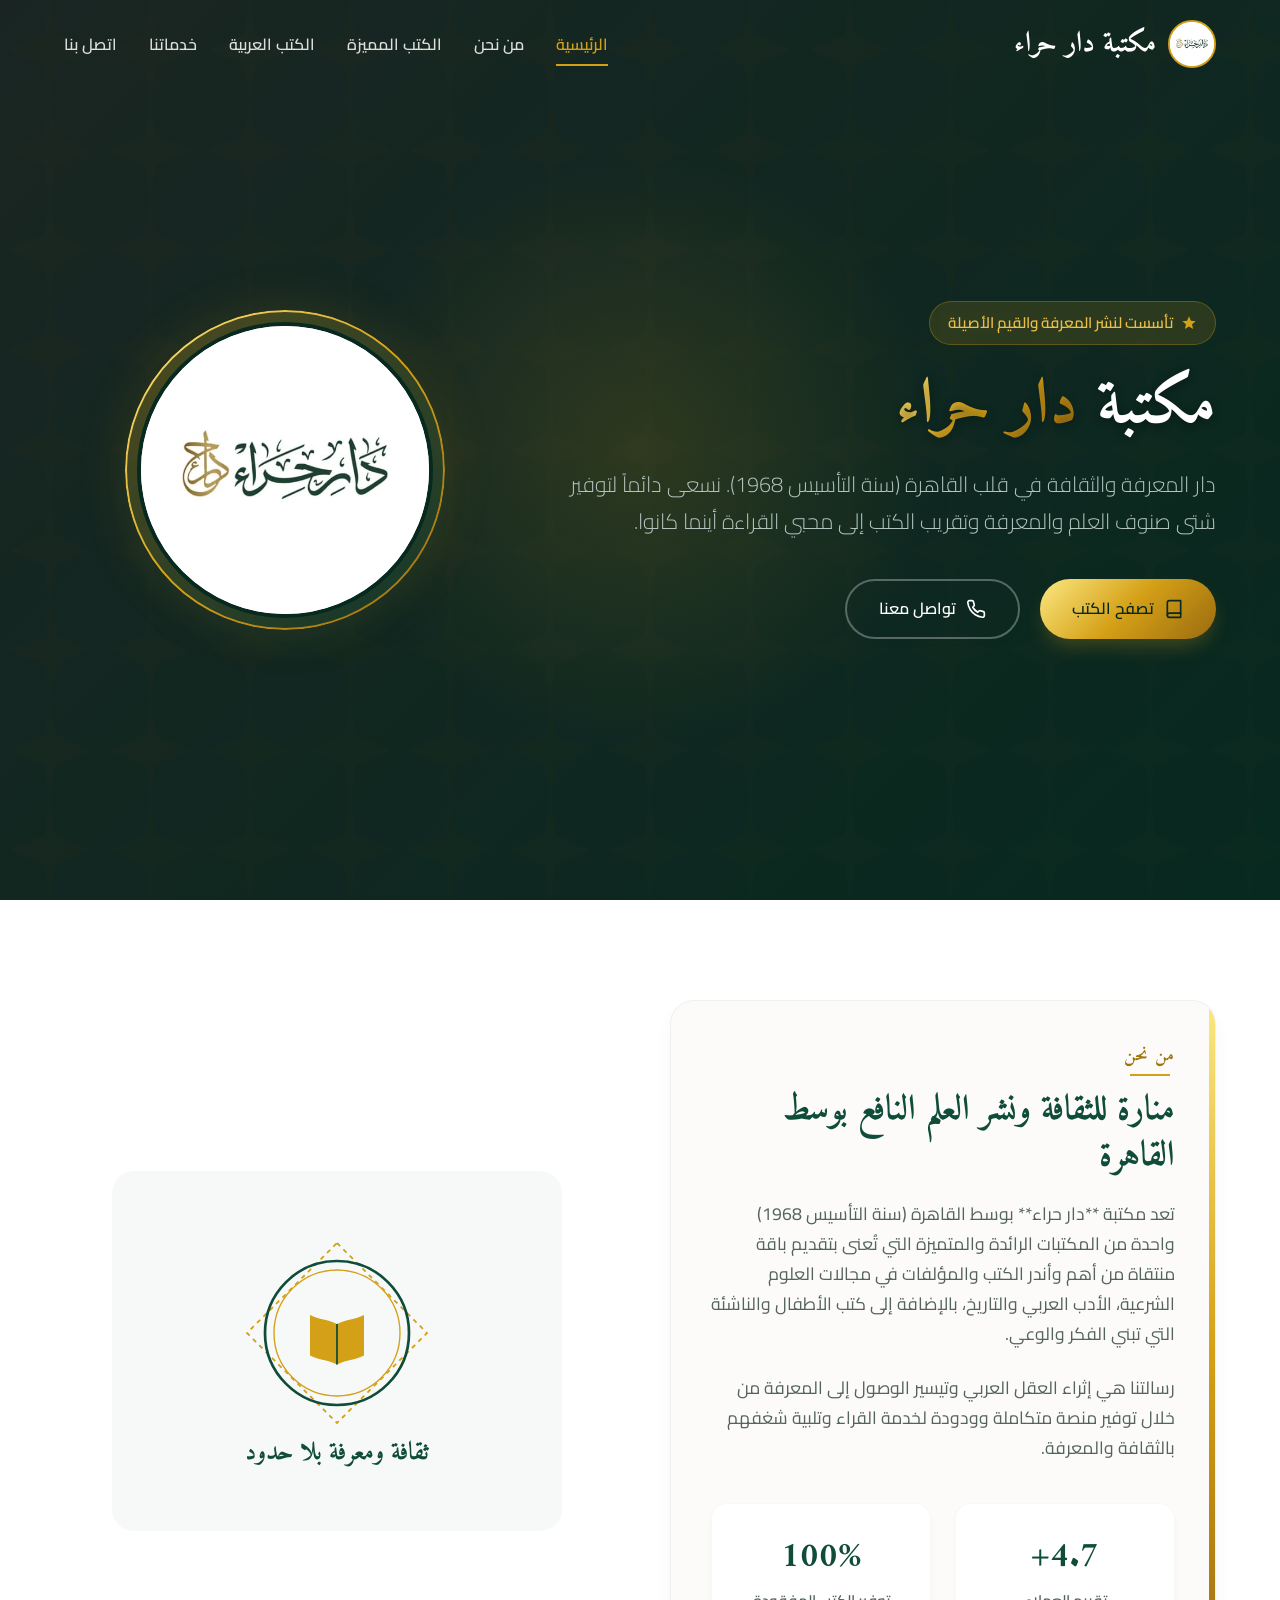
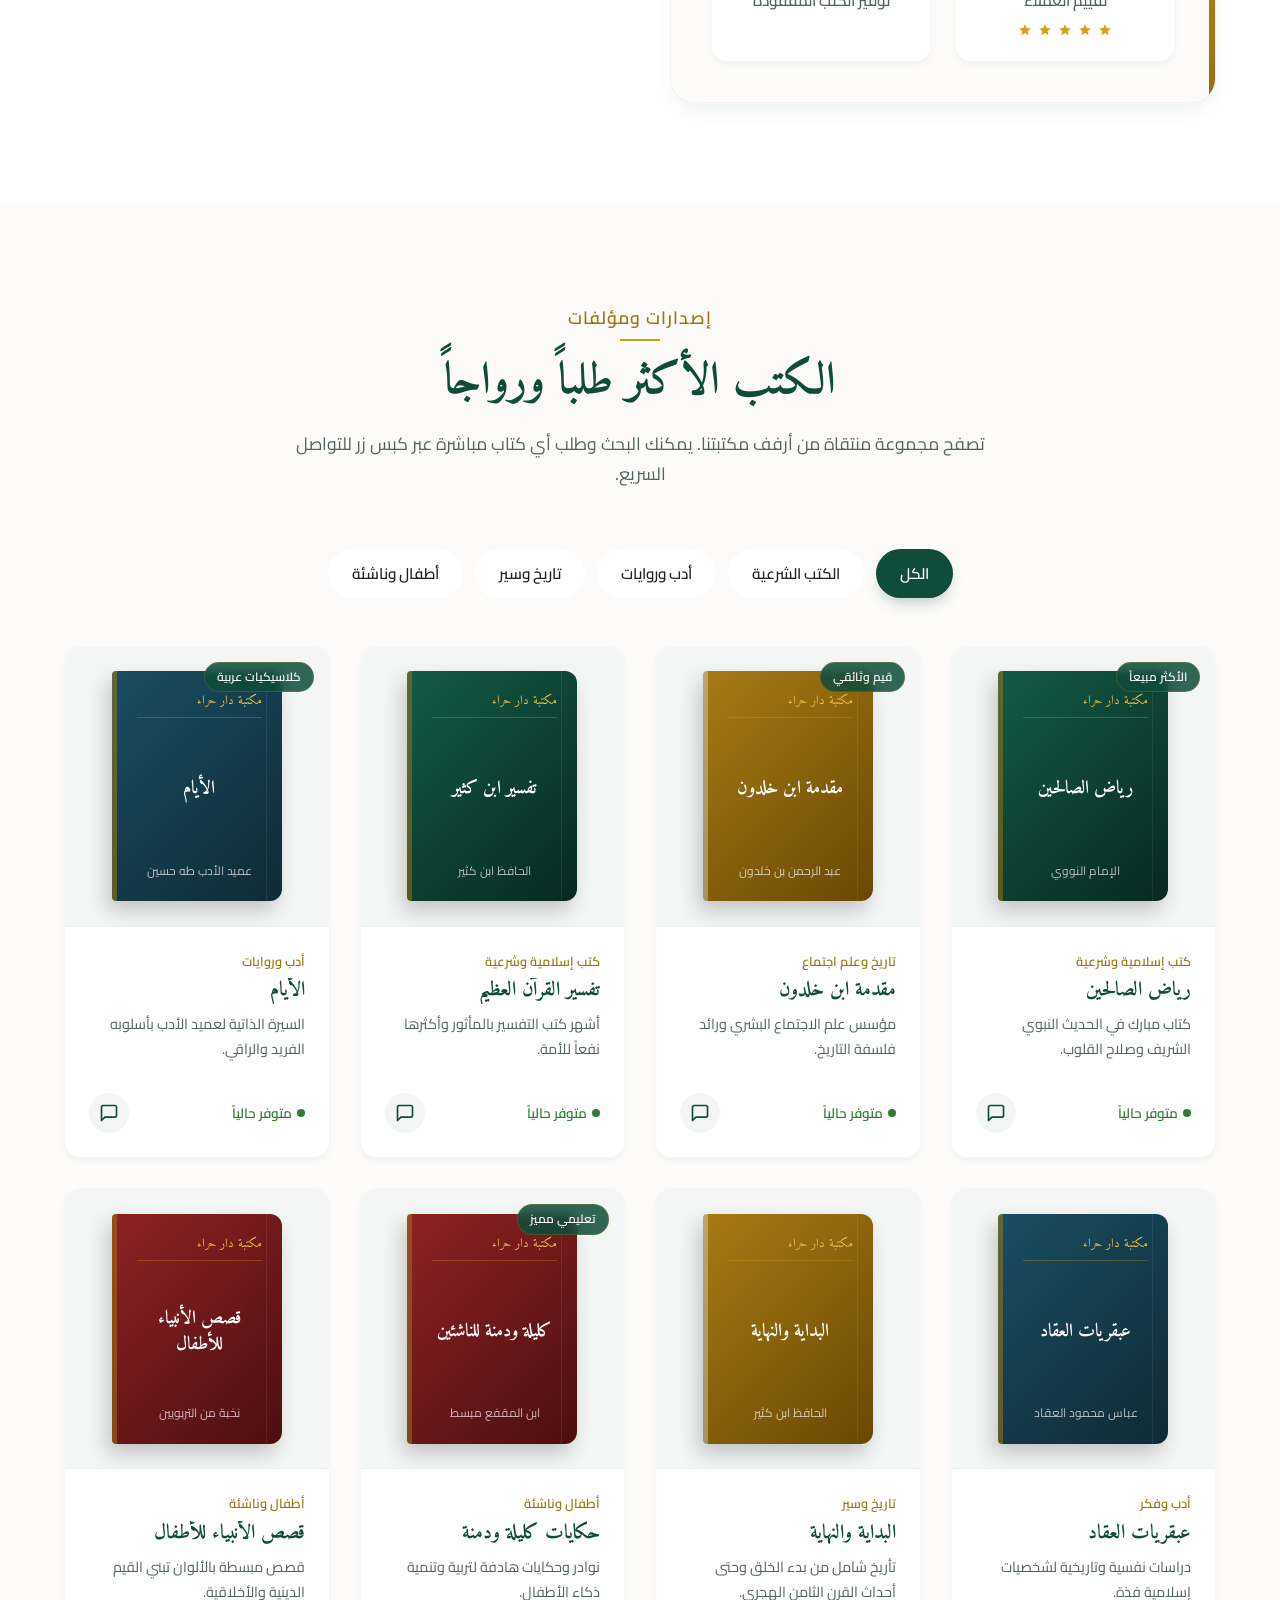
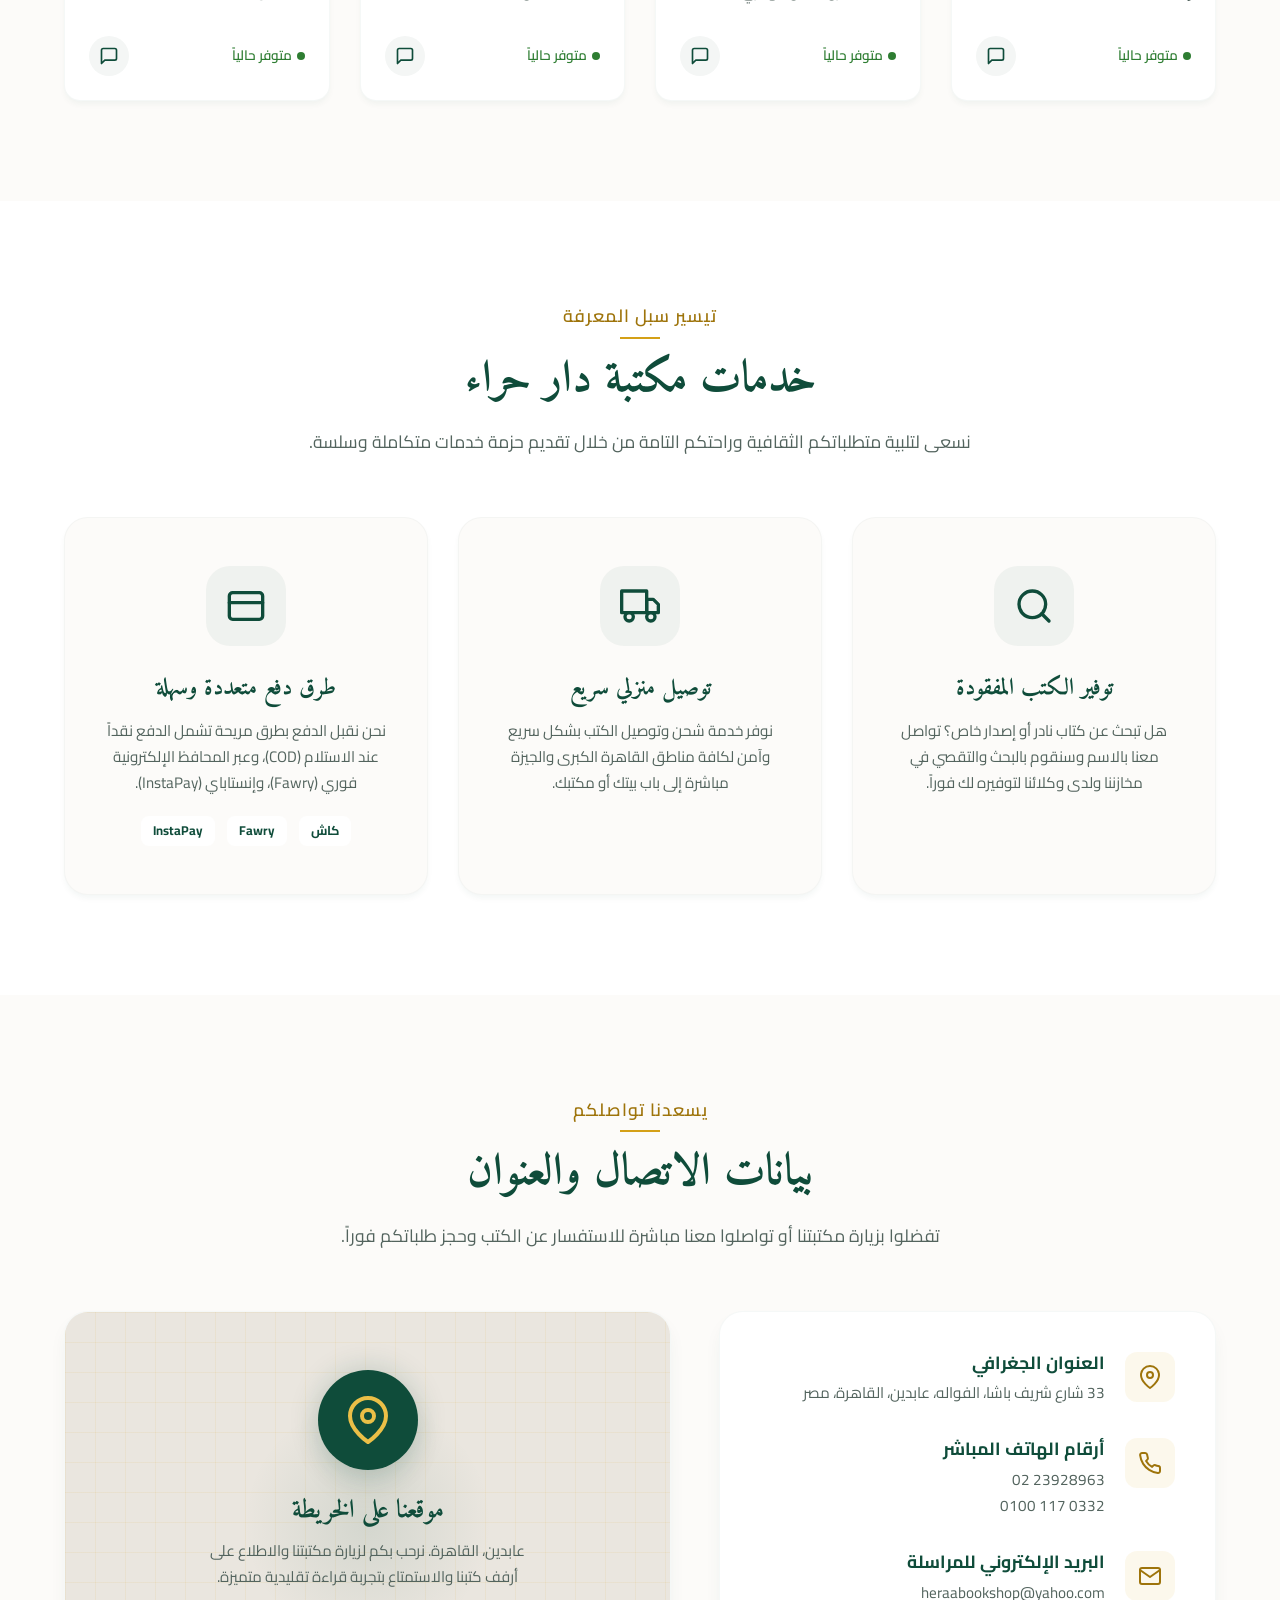
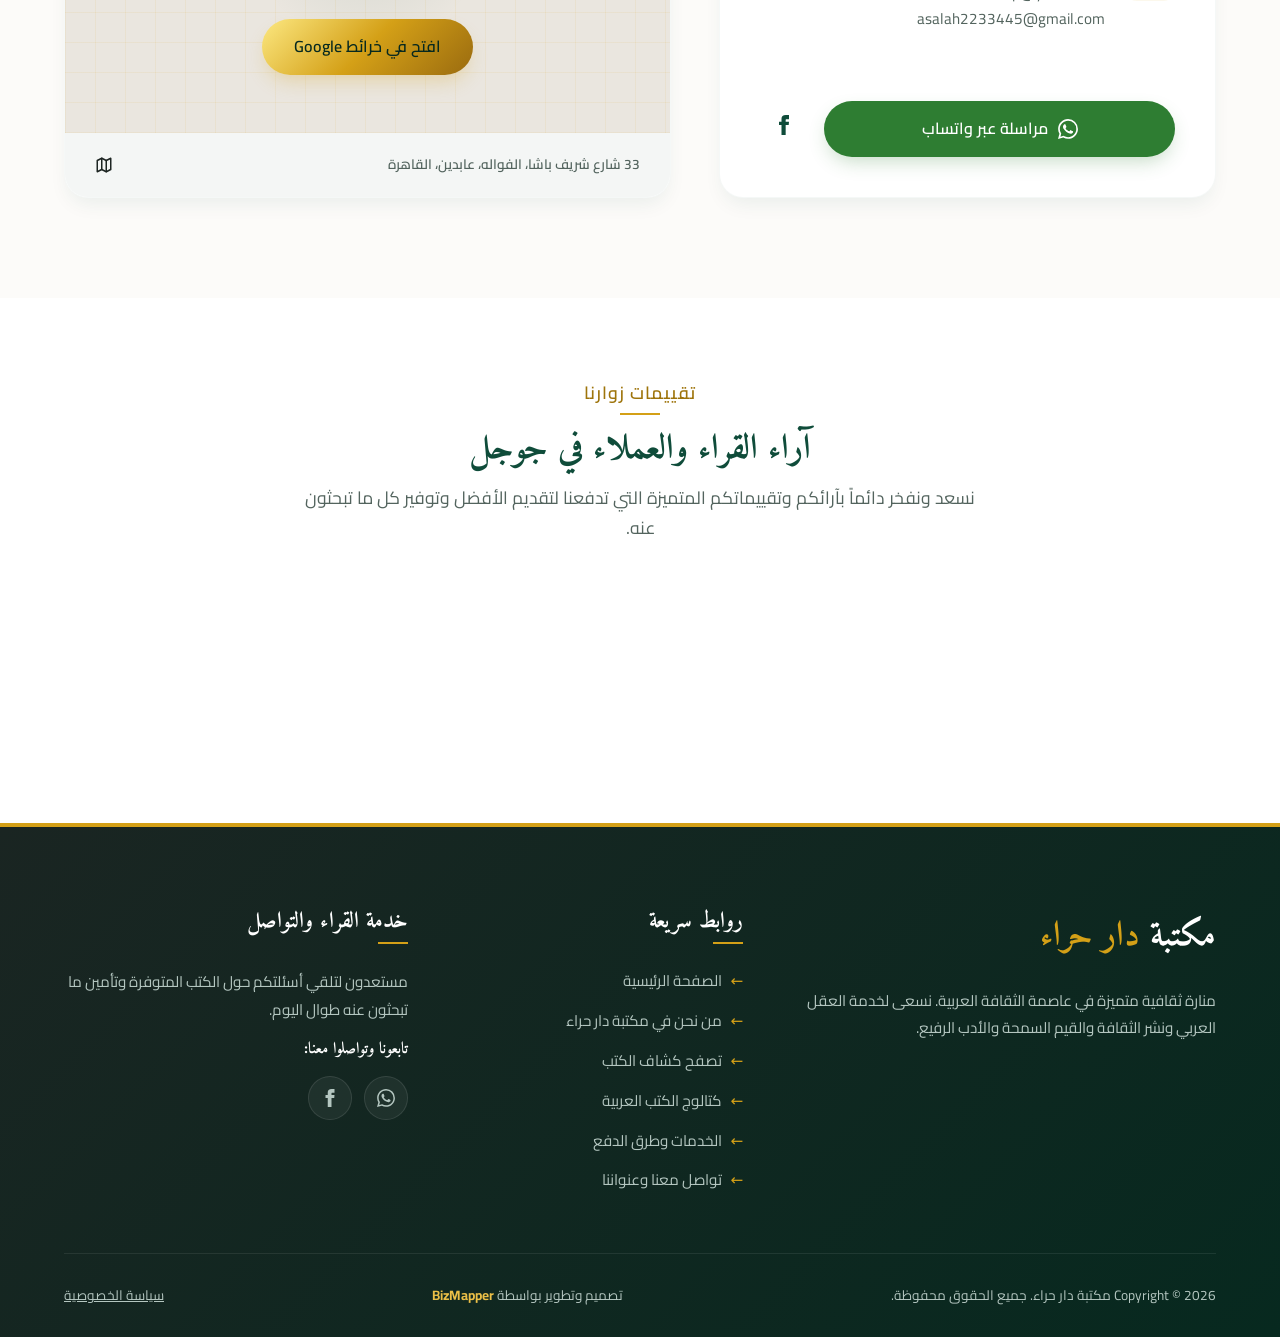
<file: index.html>
<!DOCTYPE html>
<html lang="ar" dir="rtl">
<head>
  <meta charset="UTF-8">
  <meta name="viewport" content="width=device-width, initial-scale=1.0">
  
  <!-- تحسينات محركات البحث الأساسية (Core SEO Meta Tags) -->
  <title>مكتبة دار حراء | دار المعرفة والثقافة في قلب القاهرة</title>
  <link rel="canonical" href="https://dar-hara-bookshop.github.io/" />
  <meta name="description" content="مكتبة دار حراء بالقاهرة - وجهتكم الثقافية الأولى للحصول على أفضل الكتب الإسلامية، الأدبية، التاريخية وكتب الأطفال. نوفر خدمات البحث وتوفير الكتب والتوصيل داخل القاهرة والدفع عبر فوري وإنستاباي.">
  <meta name="keywords" content="مكتبة دار حراء, مكتبات القاهرة, كتب إسلامية, روايات عربية, كتب تاريخ, كتب أطفال, وسط البلد عابدين, توفير كتب, توصيل كتب القاهرة">
  <meta name="author" content="BizMapper">
  <meta name="robots" content="index, follow">
  
  <!-- روابط الأيقونة المفضلة (Favicons) -->
  <link rel="icon" type="image/svg+xml" href="favicon.svg">
  <link rel="apple-touch-icon" href="favicon.svg">
  
  <!-- روابط مواقع التواصل الاجتماعي (Open Graph / Facebook Meta Tags) -->
  <meta property="og:type" content="website">
  <meta property="og:title" content="مكتبة دار حراء | دار المعرفة والثقافة في قلب القاهرة">
  <meta property="og:description" content="تصفح واطلب أفضل الكتب الإسلامية والتاريخية والأدبية من مكتبة دار حراء العريقة بوسط القاهرة. تقييم ممتاز 4.7+ وخدمة توصيل سريعة.">
  <meta property="og:image" content="Dar-Hara-Logo-new.jpeg">
  <meta property="og:url" content="https://dar-hara-bookshop.github.io/">
  <meta property="og:site_name" content="مكتبة دار حراء">
  <meta property="og:locale" content="ar_EG">
  
  <!-- روابط Twitter Meta Tags -->
  <meta name="twitter:card" content="summary_large_image">
  <meta name="twitter:title" content="مكتبة دار حراء | دار المعرفة والثقافة في قلب القاهرة">
  <meta name="twitter:description" content="تصفح واطلب أفضل الكتب من مكتبة دار حراء العريقة بالقاهرة. خدمة التوصيل وتوفير الكتب النادرة متوفرة الآن.">
  <meta name="twitter:image" content="Dar-Hara-Logo-new.jpeg">
  
  <!-- ربط ملفات التنسيق المخصصة -->
  <link rel="stylesheet" href="assets/css/style.css">
  
  <!-- البيانات المهيكلة لمحركات البحث (Schema.org JSON-LD LocalBusiness & BookStore) -->
  <script type="application/ld+json">
  {
    "@context": "https://schema.org",
    "@graph": [
      {
        "@type": "BookStore",
        "@id": "https://dar-hara-bookshop.github.io/#bookstore",
        "name": "مكتبة دار حراء",
        "alternateName": "Dar Hara Bookshop",
        "image": "https://dar-hara-bookshop.github.io/Dar-Hara-Logo-new.jpeg",
        "description": "مكتبة دار المعرفة والثقافة بوسط القاهرة، مصر. متخصصة في الكتب الإسلامية، التاريخ، الأدب العربي، وكتب الأطفال.",
        "url": "https://dar-hara-bookshop.github.io/",
        "telephone": "+20223928963",
        "priceRange": "$$",
        "address": {
          "@type": "PostalAddress",
          "streetAddress": "33 شارع شريف باشا، الفواله، عابدين",
          "addressLocality": "القاهرة",
          "addressRegion": "القاهرة",
          "postalCode": "11511",
          "addressCountry": "EG"
        },
        "geo": {
          "@type": "GeoCoordinates",
          "latitude": "30.0478",
          "longitude": "31.2436"
        },
        "openingHoursSpecification": {
          "@type": "OpeningHoursSpecification",
          "dayOfWeek": [
            "Monday",
            "Tuesday",
            "Wednesday",
            "Thursday",
            "Saturday",
            "Sunday"
          ],
          "opens": "09:00",
          "closes": "22:00"
        },
        "sameAs": [
          "https://www.facebook.com/profile.php?id=100063673583461"
        ],
        "aggregateRating": {
          "@type": "AggregateRating",
          "ratingValue": "4.7",
          "reviewCount": "184"
        }
      },
      {
        "@type": "WebSite",
        "@id": "https://dar-hara-bookshop.github.io/#website",
        "url": "https://dar-hara-bookshop.github.io/",
        "name": "مكتبة دار حراء",
        "publisher": {
          "@id": "https://dar-hara-bookshop.github.io/#bookstore"
        }
      }
    ]
  }
  </script>
</head>
<body>

  <!-- مؤشر القراءة العلوي -->
  <div id="scroll-indicator" aria-hidden="true"></div>

  <!-- الهيدر والنافبار اللاصق -->
  <header class="header" id="main-header">
    <div class="container nav-container">
      
      <!-- شعار واسم المكتبة -->
      <a href="#hero" class="logo-wrapper" aria-label="مكتبة دار حراء - الصفحة الرئيسية">
        <img src="Dar-Hara-Logo-new.jpeg" alt="شعار مكتبة دار حراء" class="logo-img" width="48" height="48">
        <span class="logo-text">مكتبة دار حراء</span>
      </a>
      
      <!-- قائمة التنقل لسطح المكتب -->
      <nav class="nav-menu" aria-label="القائمة الرئيسية">
        <a href="#hero" class="nav-link active">الرئيسية</a>
        <a href="#about" class="nav-link">من نحن</a>
        <a href="#books" class="nav-link">الكتب المميزة</a>
        <a href="arabic-books.html" class="nav-link">الكتب العربية</a>
        <a href="#services" class="nav-link">خدماتنا</a>
        <a href="#contact" class="nav-link">اتصل بنا</a>
      </nav>
      
      <!-- زر همبرغر للموبايل -->
      <button class="mobile-toggle" aria-label="فتح قائمة التنقل" aria-controls="mobile-menu" aria-expanded="false">
        <span></span>
        <span></span>
        <span></span>
      </button>
      
    </div>
  </header>

  <!-- قائمة الموبايل المنبثقة (Overlay Menu) -->
  <div class="mobile-nav-overlay" id="mobile-menu" aria-hidden="true">
    <nav class="mobile-nav-menu" aria-label="قائمة الموبايل">
      <a href="#hero" class="mobile-nav-link">الرئيسية</a>
      <a href="#about" class="mobile-nav-link">من نحن</a>
      <a href="#books" class="mobile-nav-link">الكتب المميزة</a>
      <a href="arabic-books.html" class="mobile-nav-link">الكتب العربية</a>
      <a href="#services" class="mobile-nav-link">خدماتنا</a>
      <a href="#contact" class="mobile-nav-link">اتصل بنا</a>
    </nav>
  </div>

  <!-- قسم الواجهة الرئيسية (Hero Section) -->
  <section class="hero" id="hero">
    <div class="container hero-grid">
      
      <!-- نصوص البطل والترحيب -->
      <div class="hero-content">
        <div class="hero-badge">
          <!-- أيقونة نجمة ذهبية SVG -->
          <svg class="star-icon" width="16" height="16" viewBox="0 0 24 24" fill="currentColor" aria-hidden="true">
            <path d="M12 17.27L18.18 21l-1.64-7.03L22 9.24l-7.19-.61L12 2 9.19 8.63 2 9.24l5.46 4.73L5.82 21z"/>
          </svg>
          <span>تأسست لنشر المعرفة والقيم الأصيلة</span>
        </div>
        <h1 class="hero-title">مكتبة <span>دار حراء</span></h1>
        <p class="hero-tagline">دار المعرفة والثقافة في قلب القاهرة (سنة التأسيس 1968). نسعى دائماً لتوفير شتى صنوف العلم والمعرفة وتقريب الكتب إلى محبي القراءة أينما كانوا.</p>
        <div class="hero-actions">
          <a href="arabic-books.html" class="btn btn-primary">
            <!-- أيقونة كتاب مفتوح SVG -->
            <svg width="20" height="20" viewBox="0 0 24 24" fill="none" stroke="currentColor" stroke-width="2" stroke-linecap="round" stroke-linejoin="round" aria-hidden="true">
              <path d="M4 19.5A2.5 2.5 0 0 1 6.5 17H20"/>
              <path d="M6.5 2H20v20H6.5A2.5 2.5 0 0 1 4 19.5v-15A2.5 2.5 0 0 1 6.5 2z"/>
            </svg>
            تصفح الكتب
          </a>
          <a href="#contact" class="btn btn-secondary hero-btn-secondary">
            <!-- أيقونة اتصال SVG -->
            <svg width="20" height="20" viewBox="0 0 24 24" fill="none" stroke="currentColor" stroke-width="2" stroke-linecap="round" stroke-linejoin="round" aria-hidden="true">
              <path d="M22 16.92v3a2 2 0 0 1-2.18 2 19.79 19.79 0 0 1-8.63-3.07 19.5 19.5 0 0 1-6-6 19.79 19.79 0 0 1-3.07-8.67A2 2 0 0 1 4.11 2h3a2 2 0 0 1 2 1.72 12.84 12.84 0 0 0 .7 2.81 2 2 0 0 1-.45 2.11L8.09 9.91a16 16 0 0 0 6 6l1.27-1.27a2 2 0 0 1 2.11-.45 12.84 12.84 0 0 0 2.81.7A2 2 0 0 1 22 16.92z"/>
            </svg>
            تواصل معنا
          </a>
        </div>
      </div>
      
      <!-- صورة الشعار بإطار فخم متوهج -->
      <div class="hero-image-container">
        <div class="logo-frame">
          <img src="Dar-Hara-Logo-new.jpeg" alt="شعار مكتبة دار حراء بالخط العربي الإسلامي" class="hero-logo-img" width="300" height="300">
        </div>
      </div>
      
    </div>
  </section>

  <!-- قسم من نحن (About Section) -->
  <section class="section about" id="about">
    <div class="container about-grid">
      
      <!-- لوحة المعلومات والتقييمات -->
      <div class="about-card">
        <h2 class="section-subtitle">من نحن</h2>
        <h3 class="section-title" style="font-size: 2.2rem; margin-bottom: 20px;">منارة للثقافة ونشر العلم النافع بوسط القاهرة</h3>
        <div class="about-content-text">
          <p>تعد مكتبة **دار حراء** بوسط القاهرة (سنة التأسيس 1968) واحدة من المكتبات الرائدة والمتميزة التي تُعنى بتقديم باقة منتقاة من أهم وأندر الكتب والمؤلفات في مجالات العلوم الشرعية، الأدب العربي والتاريخ، بالإضافة إلى كتب الأطفال والناشئة التي تبني الفكر والوعي.</p>
          <p>رسالتنا هي إثراء العقل العربي وتيسير الوصول إلى المعرفة من خلال توفير منصة متكاملة وودودة لخدمة القراء وتلبية شغفهم بالثقافة والمعرفة.</p>
        </div>
        
        <!-- التقييمات والإحصائيات -->
        <div class="about-meta">
          <div class="meta-item">
            <span class="meta-val">4.7+</span>
            <span class="meta-lbl">تقييم العملاء</span>
            <div class="rating-wrapper" aria-label="تقييم 5 نجوم">
              <!-- 5 نجوم ذهبية تفاعلية -->
              <svg class="star-icon" width="14" height="14" viewBox="0 0 24 24" fill="currentColor"><path d="M12 17.27L18.18 21l-1.64-7.03L22 9.24l-7.19-.61L12 2 9.19 8.63 2 9.24l5.46 4.73L5.82 21z"/></svg>
              <svg class="star-icon" width="14" height="14" viewBox="0 0 24 24" fill="currentColor"><path d="M12 17.27L18.18 21l-1.64-7.03L22 9.24l-7.19-.61L12 2 9.19 8.63 2 9.24l5.46 4.73L5.82 21z"/></svg>
              <svg class="star-icon" width="14" height="14" viewBox="0 0 24 24" fill="currentColor"><path d="M12 17.27L18.18 21l-1.64-7.03L22 9.24l-7.19-.61L12 2 9.19 8.63 2 9.24l5.46 4.73L5.82 21z"/></svg>
              <svg class="star-icon" width="14" height="14" viewBox="0 0 24 24" fill="currentColor"><path d="M12 17.27L18.18 21l-1.64-7.03L22 9.24l-7.19-.61L12 2 9.19 8.63 2 9.24l5.46 4.73L5.82 21z"/></svg>
              <svg class="star-icon" width="14" height="14" viewBox="0 0 24 24" fill="currentColor"><path d="M12 17.27L18.18 21l-1.64-7.03L22 9.24l-7.19-.61L12 2 9.19 8.63 2 9.24l5.46 4.73L5.82 21z"/></svg>
            </div>
          </div>
          <div class="meta-item">
            <span class="meta-val">100%</span>
            <span class="meta-lbl">توفير الكتب المفقودة</span>
          </div>
        </div>
      </div>
      
      <!-- صورة جمالية أو تعبيرية مناسبة للمكتبة -->
      <div style="display: flex; justify-content: center;">
        <svg width="100%" height="auto" viewBox="0 0 500 400" fill="none" xmlns="http://www.w3.org/2000/svg" style="max-width: 450px;" aria-hidden="true">
          <!-- زخرفة إسلامية كرتونية أنيقة تعوض الصورة -->
          <rect width="500" height="400" rx="24" fill="#0F4C3A" fill-opacity="0.03" />
          <path d="M250 80 L350 180 L250 280 L150 180 Z" stroke="#D4A017" stroke-width="2" stroke-dasharray="5 5" />
          <circle cx="250" cy="180" r="80" stroke="#0F4C3A" stroke-width="3" />
          <circle cx="250" cy="180" r="70" stroke="#D4A017" stroke-width="1.5" />
          <!-- أيقونة كتاب كبير في المركز -->
          <path d="M220 160 C230 165 240 165 250 170 C260 165 270 165 280 160 L280 205 C270 210 260 210 250 215 C240 210 230 210 220 205 Z" fill="#D4A017" />
          <path d="M250 170 L250 215" stroke="#0F4C3A" stroke-width="2" />
          <text x="250" y="320" font-family="Amiri" font-size="28" font-weight="bold" fill="#0F4C3A" text-anchor="middle">ثقافة ومعرفة بلا حدود</text>
        </svg>
      </div>
      
    </div>
  </section>

  <!-- قسم الكتب المميزة (Featured Books Section) -->
  <section class="section books" id="books">
    <div class="container">
      
      <div class="section-header">
        <span class="section-subtitle">إصدارات ومؤلفات</span>
        <h2 class="section-title">الكتب الأكثر طلباً ورواجاً</h2>
        <p class="section-description">تصفح مجموعة منتقاة من أرفف مكتبتنا. يمكنك البحث وطلب أي كتاب مباشرة عبر كبس زر للتواصل السريع.</p>
      </div>
      
      <!-- أزرار التصفية والفلترة للكتب -->
      <div class="books-filter" role="tablist" aria-label="تصفية الكتب حسب الفئة">
        <button class="filter-btn active" data-filter="all" role="tab" aria-selected="true">الكل</button>
        <button class="filter-btn" data-filter="islamic" role="tab" aria-selected="false">الكتب الشرعية</button>
        <button class="filter-btn" data-filter="literature" role="tab" aria-selected="false">أدب وروايات</button>
        <button class="filter-btn" data-filter="history" role="tab" aria-selected="false">تاريخ وسير</button>
        <button class="filter-btn" data-filter="children" role="tab" aria-selected="false">أطفال وناشئة</button>
      </div>
      
      <!-- شبكة عرض الكتب -->
      <div class="books-grid">
        
        <!-- كتاب 1: إسلامي -->
        <article class="book-card" data-category="islamic">
          <div class="book-cover-container">
            <span class="book-badge">الأكثر مبيعاً</span>
            <div class="book-cover-mock">
              <div class="mock-logo">مكتبة دار حراء</div>
              <div class="mock-title">رياض الصالحين</div>
              <div class="mock-author">الإمام النووي</div>
            </div>
          </div>
          <div class="book-details">
            <span class="book-category">كتب إسلامية وشرعية</span>
            <h3 class="book-title">رياض الصالحين</h3>
            <p class="book-author-text">كتاب مبارك في الحديث النبوي الشريف وصلاح القلوب.</p>
            <div class="book-price-row">
              <span class="book-availability" aria-label="حالة التوفر: متوفر بالمكتبة">متوفر حالياً</span>
              <a href="https://wa.me/201001170332?text=أود%20طلب%20كتاب%20رياض%20الصالحين" class="book-action-btn" aria-label="اطلب كتاب رياض الصالحين عبر واتساب" target="_blank" rel="noopener">
                <svg width="20" height="20" viewBox="0 0 24 24" fill="none" stroke="currentColor" stroke-width="2" stroke-linecap="round" stroke-linejoin="round"><path d="M21 15a2 2 0 0 1-2 2H7l-4 4V5a2 2 0 0 1 2-2h14a2 2 0 0 1 2 2z"/></svg>
              </a>
            </div>
          </div>
        </article>

        <!-- كتاب 2: تاريخ -->
        <article class="book-card" data-category="history">
          <div class="book-cover-container">
            <span class="book-badge">قيم وثائقي</span>
            <div class="book-cover-mock theme-gold">
              <div class="mock-logo">مكتبة دار حراء</div>
              <div class="mock-title">مقدمة ابن خلدون</div>
              <div class="mock-author">عبد الرحمن بن خلدون</div>
            </div>
          </div>
          <div class="book-details">
            <span class="book-category">تاريخ وعلم اجتماع</span>
            <h3 class="book-title">مقدمة ابن خلدون</h3>
            <p class="book-author-text">مؤسس علم الاجتماع البشري ورائد فلسفة التاريخ.</p>
            <div class="book-price-row">
              <span class="book-availability">متوفر حالياً</span>
              <a href="https://wa.me/201001170332?text=أود%20طلب%20كتاب%20مقدمة%20ابن%20خلدون" class="book-action-btn" aria-label="اطلب كتاب مقدمة ابن خلدون عبر واتساب" target="_blank" rel="noopener">
                <svg width="20" height="20" viewBox="0 0 24 24" fill="none" stroke="currentColor" stroke-width="2" stroke-linecap="round" stroke-linejoin="round"><path d="M21 15a2 2 0 0 1-2 2H7l-4 4V5a2 2 0 0 1 2-2h14a2 2 0 0 1 2 2z"/></svg>
              </a>
            </div>
          </div>
        </article>

        <!-- كتاب 3: إسلامي -->
        <article class="book-card" data-category="islamic">
          <div class="book-cover-container">
            <div class="book-cover-mock">
              <div class="mock-logo">مكتبة دار حراء</div>
              <div class="mock-title">تفسير ابن كثير</div>
              <div class="mock-author">الحافظ ابن كثير</div>
            </div>
          </div>
          <div class="book-details">
            <span class="book-category">كتب إسلامية وشرعية</span>
            <h3 class="book-title">تفسير القرآن العظيم</h3>
            <p class="book-author-text">أشهر كتب التفسير بالمأثور وأكثرها نفعاً للأمة.</p>
            <div class="book-price-row">
              <span class="book-availability">متوفر حالياً</span>
              <a href="https://wa.me/201001170332?text=أود%20طلب%20كتاب%20تفسير%20ابن%20كثير" class="book-action-btn" aria-label="اطلب كتاب تفسير ابن كثير عبر واتساب" target="_blank" rel="noopener">
                <svg width="20" height="20" viewBox="0 0 24 24" fill="none" stroke="currentColor" stroke-width="2" stroke-linecap="round" stroke-linejoin="round"><path d="M21 15a2 2 0 0 1-2 2H7l-4 4V5a2 2 0 0 1 2-2h14a2 2 0 0 1 2 2z"/></svg>
              </a>
            </div>
          </div>
        </article>

        <!-- كتاب 4: أدب -->
        <article class="book-card" data-category="literature">
          <div class="book-cover-container">
            <span class="book-badge">كلاسيكيات عربية</span>
            <div class="book-cover-mock theme-blue">
              <div class="mock-logo">مكتبة دار حراء</div>
              <div class="mock-title">الأيام</div>
              <div class="mock-author">عميد الأدب طه حسين</div>
            </div>
          </div>
          <div class="book-details">
            <span class="book-category">أدب وروايات</span>
            <h3 class="book-title">الأيام</h3>
            <p class="book-author-text">السيرة الذاتية لعميد الأدب بأسلوبه الفريد والراقي.</p>
            <div class="book-price-row">
              <span class="book-availability">متوفر حالياً</span>
              <a href="https://wa.me/201001170332?text=أود%20طلب%20كتاب%20الأيام" class="book-action-btn" aria-label="اطلب كتاب الأيام عبر واتساب" target="_blank" rel="noopener">
                <svg width="20" height="20" viewBox="0 0 24 24" fill="none" stroke="currentColor" stroke-width="2" stroke-linecap="round" stroke-linejoin="round"><path d="M21 15a2 2 0 0 1-2 2H7l-4 4V5a2 2 0 0 1 2-2h14a2 2 0 0 1 2 2z"/></svg>
              </a>
            </div>
          </div>
        </article>

        <!-- كتاب 5: أدب -->
        <article class="book-card" data-category="literature">
          <div class="book-cover-container">
            <div class="book-cover-mock theme-blue">
              <div class="mock-logo">مكتبة دار حراء</div>
              <div class="mock-title">عبقريات العقاد</div>
              <div class="mock-author">عباس محمود العقاد</div>
            </div>
          </div>
          <div class="book-details">
            <span class="book-category">أدب وفكر</span>
            <h3 class="book-title">عبقريات العقاد</h3>
            <p class="book-author-text">دراسات نفسية وتاريخية لشخصيات إسلامية فذة.</p>
            <div class="book-price-row">
              <span class="book-availability">متوفر حالياً</span>
              <a href="https://wa.me/201001170332?text=أود%20طلب%20كتاب%20عبقريات%20العقاد" class="book-action-btn" aria-label="اطلب كتاب عبقريات العقاد عبر واتساب" target="_blank" rel="noopener">
                <svg width="20" height="20" viewBox="0 0 24 24" fill="none" stroke="currentColor" stroke-width="2" stroke-linecap="round" stroke-linejoin="round"><path d="M21 15a2 2 0 0 1-2 2H7l-4 4V5a2 2 0 0 1 2-2h14a2 2 0 0 1 2 2z"/></svg>
              </a>
            </div>
          </div>
        </article>

        <!-- كتاب 6: تاريخ -->
        <article class="book-card" data-category="history">
          <div class="book-cover-container">
            <div class="book-cover-mock theme-gold">
              <div class="mock-logo">مكتبة دار حراء</div>
              <div class="mock-title">البداية والنهاية</div>
              <div class="mock-author">الحافظ ابن كثير</div>
            </div>
          </div>
          <div class="book-details">
            <span class="book-category">تاريخ وسير</span>
            <h3 class="book-title">البداية والنهاية</h3>
            <p class="book-author-text">تأريخ شامل من بدء الخلق وحتى أحداث القرن الثامن الهجري.</p>
            <div class="book-price-row">
              <span class="book-availability">متوفر حالياً</span>
              <a href="https://wa.me/201001170332?text=أود%20طلب%20كتاب%20البداية%20والنهاية" class="book-action-btn" aria-label="اطلب كتاب البداية والنهاية عبر واتساب" target="_blank" rel="noopener">
                <svg width="20" height="20" viewBox="0 0 24 24" fill="none" stroke="currentColor" stroke-width="2" stroke-linecap="round" stroke-linejoin="round"><path d="M21 15a2 2 0 0 1-2 2H7l-4 4V5a2 2 0 0 1 2-2h14a2 2 0 0 1 2 2z"/></svg>
              </a>
            </div>
          </div>
        </article>

        <!-- كتاب 7: أطفال -->
        <article class="book-card" data-category="children">
          <div class="book-cover-container">
            <span class="book-badge">تعليمي مميز</span>
            <div class="book-cover-mock theme-red">
              <div class="mock-logo">مكتبة دار حراء</div>
              <div class="mock-title">كليلة ودمنة للناشئين</div>
              <div class="mock-author">ابن المقفع مبسط</div>
            </div>
          </div>
          <div class="book-details">
            <span class="book-category">أطفال وناشئة</span>
            <h3 class="book-title">حكايات كليلة ودمنة</h3>
            <p class="book-author-text">نوادر وحكايات هادفة لتربية وتنمية ذكاء الأطفال.</p>
            <div class="book-price-row">
              <span class="book-availability">متوفر حالياً</span>
              <a href="https://wa.me/201001170332?text=أود%20طلب%20كتاب%20حكايات%20كليلة%20ودمنة%20للناشئين" class="book-action-btn" aria-label="اطلب كتاب حكايات كليلة ودمنة عبر واتساب" target="_blank" rel="noopener">
                <svg width="20" height="20" viewBox="0 0 24 24" fill="none" stroke="currentColor" stroke-width="2" stroke-linecap="round" stroke-linejoin="round"><path d="M21 15a2 2 0 0 1-2 2H7l-4 4V5a2 2 0 0 1 2-2h14a2 2 0 0 1 2 2z"/></svg>
              </a>
            </div>
          </div>
        </article>

        <!-- كتاب 8: أطفال -->
        <article class="book-card" data-category="children">
          <div class="book-cover-container">
            <div class="book-cover-mock theme-red">
              <div class="mock-logo">مكتبة دار حراء</div>
              <div class="mock-title">قصص الأنبياء للأطفال</div>
              <div class="mock-author">نخبة من التربويين</div>
            </div>
          </div>
          <div class="book-details">
            <span class="book-category">أطفال وناشئة</span>
            <h3 class="book-title">قصص الأنبياء للأطفال</h3>
            <p class="book-author-text">قصص مبسطة بالألوان تبني القيم الدينية والأخلاقية.</p>
            <div class="book-price-row">
              <span class="book-availability">متوفر حالياً</span>
              <a href="https://wa.me/201001170332?text=أود%20طلب%20كتاب%20قصص%20الأنبياء%20للأطفال" class="book-action-btn" aria-label="اطلب كتاب قصص الأنبياء للأطفال عبر واتساب" target="_blank" rel="noopener">
                <svg width="20" height="20" viewBox="0 0 24 24" fill="none" stroke="currentColor" stroke-width="2" stroke-linecap="round" stroke-linejoin="round"><path d="M21 15a2 2 0 0 1-2 2H7l-4 4V5a2 2 0 0 1 2-2h14a2 2 0 0 1 2 2z"/></svg>
              </a>
            </div>
          </div>
        </article>
        
      </div>
      
    </div>
  </section>

  <!-- قسم خدماتنا (Services Section) -->
  <section class="section services" id="services">
    <div class="container">
      
      <div class="section-header">
        <span class="section-subtitle">تيسير سبل المعرفة</span>
        <h2 class="section-title">خدمات مكتبة دار حراء</h2>
        <p class="section-description">نسعى لتلبية متطلباتكم الثقافية وراحتكم التامة من خلال تقديم حزمة خدمات متكاملة وسلسة.</p>
      </div>
      
      <div class="services-grid">
        
        <!-- خدمة 1: البحث عن كتاب وتوفيره -->
        <article class="service-card">
          <div class="service-icon-wrapper" aria-hidden="true">
            <svg width="40" height="40" viewBox="0 0 24 24" fill="none" stroke="currentColor" stroke-width="2" stroke-linecap="round" stroke-linejoin="round">
              <circle cx="11" cy="11" r="8"/><line x1="21" y1="21" x2="16.65" y2="16.65"/>
            </svg>
          </div>
          <h3 class="service-title">توفير الكتب المفقودة</h3>
          <p class="service-text">هل تبحث عن كتاب نادر أو إصدار خاص؟ تواصل معنا بالاسم وسنقوم بالبحث والتقصي في مخازننا ولدى وكلائنا لتوفيره لك فوراً.</p>
        </article>
        
        <!-- خدمة 2: التوصيل السريع -->
        <article class="service-card">
          <div class="service-icon-wrapper" aria-hidden="true">
            <svg width="40" height="40" viewBox="0 0 24 24" fill="none" stroke="currentColor" stroke-width="2" stroke-linecap="round" stroke-linejoin="round">
              <rect x="1" y="3" width="15" height="13"/><polygon points="16 8 20 8 23 11 23 16 16 16 16 8"/><circle cx="5.5" cy="18.5" r="2.5"/><circle cx="18.5" cy="18.5" r="2.5"/>
            </svg>
          </div>
          <h3 class="service-title">توصيل منزلي سريع</h3>
          <p class="service-text">نوفر خدمة شحن وتوصيل الكتب بشكل سريع وآمن لكافة مناطق القاهرة الكبرى والجيزة مباشرة إلى باب بيتك أو مكتبك.</p>
        </article>
        
        <!-- خدمة 3: طرق الدفع المالي المعتمدة -->
        <article class="service-card">
          <div class="service-icon-wrapper" aria-hidden="true">
            <svg width="40" height="40" viewBox="0 0 24 24" fill="none" stroke="currentColor" stroke-width="2" stroke-linecap="round" stroke-linejoin="round">
              <rect x="2" y="4" width="20" height="16" rx="2"/><line x1="2" y1="10" x2="22" y2="10"/>
            </svg>
          </div>
          <h3 class="service-title">طرق دفع متعددة وسهلة</h3>
          <p class="service-text">نحن نقبل الدفع بطرق مريحة تشمل الدفع نقداً عند الاستلام (COD)، وعبر المحافظ الإلكترونية فوري (Fawry)، وإنستاباي (InstaPay).</p>
          <div class="payment-methods">
            <span class="payment-badge">كاش</span>
            <span class="payment-badge">Fawry</span>
            <span class="payment-badge">InstaPay</span>
          </div>
        </article>
        
      </div>
      
    </div>
  </section>

  <!-- قسم اتصل بنا (Contact Section) -->
  <section class="section contact" id="contact">
    <div class="container">
      
      <div class="section-header">
        <span class="section-subtitle">يسعدنا تواصلكم</span>
        <h2 class="section-title">بيانات الاتصال والعنوان</h2>
        <p class="section-description">تفضلوا بزيارة مكتبتنا أو تواصلوا معنا مباشرة للاستفسار عن الكتب وحجز طلباتكم فوراً.</p>
      </div>
      
      <div class="contact-grid">
        
        <!-- لوحة معلومات الاتصال -->
        <div class="contact-info-panel">
          <div class="contact-list">
            
            <!-- العنوان -->
            <div class="contact-item">
              <div class="contact-icon" aria-hidden="true">
                <svg width="24" height="24" viewBox="0 0 24 24" fill="none" stroke="currentColor" stroke-width="2" stroke-linecap="round" stroke-linejoin="round">
                  <path d="M21 10c0 7-9 13-9 13s-9-6-9-13a9 9 0 0 1 18 0z"/><circle cx="12" cy="10" r="3"/>
                </svg>
              </div>
              <div class="contact-details-text">
                <h4>العنوان الجغرافي</h4>
                <p>33 شارع شريف باشا، الفواله، عابدين، القاهرة، مصر</p>
              </div>
            </div>
            
            <!-- الهواتف -->
            <div class="contact-item">
              <div class="contact-icon" aria-hidden="true">
                <svg width="24" height="24" viewBox="0 0 24 24" fill="none" stroke="currentColor" stroke-width="2" stroke-linecap="round" stroke-linejoin="round">
                  <path d="M22 16.92v3a2 2 0 0 1-2.18 2 19.79 19.79 0 0 1-8.63-3.07 19.5 19.5 0 0 1-6-6 19.79 19.79 0 0 1-3.07-8.67A2 2 0 0 1 4.11 2h3a2 2 0 0 1 2 1.72 12.84 12.84 0 0 0 .7 2.81 2 2 0 0 1-.45 2.11L8.09 9.91a16 16 0 0 0 6 6l1.27-1.27a2 2 0 0 1 2.11-.45 12.84 12.84 0 0 0 2.81.7A2 2 0 0 1 22 16.92z"/>
                </svg>
              </div>
              <div class="contact-details-text">
                <h4>أرقام الهاتف المباشر</h4>
                <p dir="ltr" style="text-align: right;"><a href="tel:0223928963">02 23928963</a></p>
                <p dir="ltr" style="text-align: right;"><a href="tel:01001170332">0100 117 0332</a></p>
              </div>
            </div>
            
            <!-- البريد الإلكتروني -->
            <div class="contact-item">
              <div class="contact-icon" aria-hidden="true">
                <svg width="24" height="24" viewBox="0 0 24 24" fill="none" stroke="currentColor" stroke-width="2" stroke-linecap="round" stroke-linejoin="round">
                  <path d="M4 4h16c1.1 0 2 .9 2 2v12c0 1.1-.9 2-2 2H4c-1.1 0-2-.9-2-2V6c0-1.1.9-2 2-2z"/><polyline points="22,6 12,13 2,6"/>
                </svg>
              </div>
              <div class="contact-details-text">
                <h4>البريد الإلكتروني للمراسلة</h4>
                <p><a href="mailto:heraabookshop@yahoo.com">heraabookshop@yahoo.com</a></p>
                <p><a href="mailto:asalah2233445@gmail.com">asalah2233445@gmail.com</a></p>
              </div>
            </div>
            
          </div>
          
          <!-- أزرار التواصل المباشر -->
          <div class="social-links">
            <!-- زر واتساب المباشر -->
            <a href="https://wa.me/201001170332?text=السلام%20عليكم%20مكتبة%20دار%20حراء،%20أود%20الاستفسار%20عن%20كتاب" class="btn btn-whatsapp" target="_blank" rel="noopener" style="flex-grow: 1;">
              <svg width="20" height="20" viewBox="0 0 24 24" fill="currentColor">
                <path d="M17.472 14.382c-.297-.149-1.758-.867-2.03-.967-.273-.099-.471-.148-.67.15-.197.297-.767.966-.94 1.164-.173.199-.347.223-.644.075-.297-.15-1.255-.463-2.39-1.475-.883-.788-1.48-1.761-1.653-2.059-.173-.297-.018-.458.13-.606.134-.133.298-.347.446-.52.149-.174.198-.298.298-.497.099-.198.05-.371-.025-.52-.075-.149-.669-1.612-.916-2.207-.242-.579-.487-.5-.669-.51-.173-.008-.371-.01-.57-.01-.198 0-.52.074-.792.372-.272.297-1.04 1.016-1.04 2.479 0 1.462 1.065 2.875 1.213 3.074.149.198 2.096 3.2 5.077 4.487.709.306 1.262.489 1.694.625.712.227 1.36.195 1.871.118.571-.085 1.758-.719 2.006-1.413.248-.694.248-1.289.173-1.413-.074-.124-.272-.198-.57-.347m-5.421 7.403h-.004a9.87 9.87 0 01-5.031-1.378l-.361-.214-3.741.982.998-3.648-.235-.374a9.86 9.86 0 01-1.51-5.26c.001-5.45 4.436-9.884 9.888-9.884 2.64 0 5.122 1.03 6.988 2.898a9.825 9.825 0 012.893 6.994c-.003 5.45-4.437 9.884-9.885 9.884m8.413-18.297A11.815 11.815 0 0012.05 0C5.495 0 .16 5.335.157 11.892c0 2.096.547 4.142 1.588 5.945L0 24l6.335-1.662c1.746.953 3.71 1.455 5.703 1.458h.005c6.554 0 11.89-5.335 11.893-11.893a11.821 11.821 0 00-3.48-8.413z"/>
              </svg>
              مراسلة عبر واتساب
            </a>
            
            <!-- زر فيسبوك المباشر -->
            <a href="https://www.facebook.com/profile.php?id=100063673583461" class="social-btn" aria-label="رابط صفحتنا على فيسبوك" target="_blank" rel="noopener">
              <svg width="20" height="20" viewBox="0 0 24 24" fill="currentColor">
                <path d="M9 8h-3v4h3v12h5v-12h3.642l.358-4h-4v-1.667c0-.955.192-1.333 1.115-1.333h2.885v-5h-3.808c-3.596 0-5.192 1.583-5.192 4.615v3.385z"/>
              </svg>
            </a>
          </div>
        </div>
        
        <!-- بطاقة الخريطة التفاعلية الفخمة وعالية الأداء للتصفح السريع -->
        <div class="map-card">
          <div class="map-placeholder">
            <div class="map-graphic" aria-hidden="true">
              <svg width="48" height="48" viewBox="0 0 24 24" fill="none" stroke="currentColor" stroke-width="2" stroke-linecap="round" stroke-linejoin="round">
                <path d="M21 10c0 7-9 13-9 13s-9-6-9-13a9 9 0 0 1 18 0z"/><circle cx="12" cy="10" r="3"/>
              </svg>
            </div>
            <h3 class="map-placeholder-title">موقعنا على الخريطة</h3>
            <p class="map-placeholder-desc">عابدين، القاهرة. نرحب بكم لزيارة مكتبتنا والاطلاع على أرفف كتبنا والاستمتاع بتجربة قراءة تقليدية متميزة.</p>
            <!-- رابط خرائط جوجل المباشر الموفر والمحقق للأداء الفائق -->
            <a href="https://share.google/tT14lXJYbgJ7SgjBN" class="btn btn-primary map-overlay-btn" target="_blank" rel="noopener">
              افتح في خرائط Google
            </a>
          </div>
          <div class="map-footer-text">
            <span class="map-address-small">33 شارع شريف باشا، الفواله، عابدين، القاهرة</span>
            <svg width="18" height="18" viewBox="0 0 24 24" fill="none" stroke="currentColor" stroke-width="2" stroke-linecap="round" stroke-linejoin="round" aria-hidden="true"><polygon points="3 6 9 3 15 6 21 3 21 18 15 21 9 18 3 21"/><line x1="9" y1="3" x2="9" y2="18"/><line x1="15" y1="6" x2="15" y2="21"/></svg>
          </div>
        </div>
        
      </div>
      
    </div>
  </section>

  <!-- قسم تقييمات العملاء (Google Reviews Section) -->
  <section class="section reviews-widget" id="reviews" style="background: var(--bg-card); border-bottom: 1px solid var(--border-color); padding: 80px 0 60px;">
    <div class="container">
      <div class="section-header" style="margin-bottom: 40px;">
        <span class="section-subtitle">تقييمات زوارنا</span>
        <h2 class="section-title" style="font-size: 2.2rem; margin-bottom: 10px;">آراء القراء والعملاء في جوجل</h2>
        <p class="section-description">نسعد ونفخر دائماً بآرائكم وتقييماتكم المتميزة التي تدفعنا لتقديم الأفضل وتوفير كل ما تبحثون عنه.</p>
      </div>
      
      <!-- كود تطبيق تقييمات جوجل Elfsight -->
      <div class="elfsight-container" style="max-width: 1000px; margin: 0 auto; min-height: 180px;">
        <!-- Elfsight Google Reviews | Dar Hara Bookshop -->
        <script src="https://elfsightcdn.com/platform.js" async></script>
        <div class="elfsight-app-25b4963d-322e-4f03-81ca-88647fb96ecb" data-elfsight-app-lazy></div>
      </div>
    </div>
  </section>

  <!-- التذييل (Footer) -->
  <footer class="footer">
    <div class="container">
      
      <div class="footer-grid">
        
        <!-- معلومات الهوية والشعار -->
        <div>
          <div class="footer-logo-wrapper">
            <span class="footer-logo-text">مكتبة <span>دار حراء</span></span>
          </div>
          <p class="footer-desc">منارة ثقافية متميزة في عاصمة الثقافة العربية. نسعى لخدمة العقل العربي ونشر الثقافة والقيم السمحة والأدب الرفيع.</p>
        </div>
        
        <!-- الروابط السريعة المباشرة -->
        <div>
          <h3 class="footer-title">روابط سريعة</h3>
          <nav class="footer-links" aria-label="روابط التذييل">
            <a href="#hero" class="footer-link">الصفحة الرئيسية</a>
            <a href="#about" class="footer-link">من نحن في مكتبة دار حراء</a>
            <a href="#books" class="footer-link">تصفح كشاف الكتب</a>
            <a href="arabic-books.html" class="footer-link">كتالوج الكتب العربية</a>
            <a href="#services" class="footer-link">الخدمات وطرق الدفع</a>
            <a href="#contact" class="footer-link">تواصل معنا وعنواننا</a>
          </nav>
        </div>
        
        <!-- بيانات الدعم وروابط التواصل -->
        <div>
          <h3 class="footer-title">خدمة القراء والتواصل</h3>
          <p class="footer-desc" style="margin-bottom: 16px;">مستعدون لتلقي أسئلتكم حول الكتب المتوفرة وتأمين ما تبحثون عنه طوال اليوم.</p>
          <div class="footer-social-wrapper">
            <h4>تابعونا وتواصلوا معنا:</h4>
            <div class="footer-social-links">
              <a href="https://wa.me/201001170332?text=السلام%20عليكم%20مكتبة%20دار%20حراء" class="footer-social-btn" aria-label="تواصل معنا عبر واتساب" target="_blank" rel="noopener">
                <svg width="18" height="18" viewBox="0 0 24 24" fill="currentColor"><path d="M17.472 14.382c-.297-.149-1.758-.867-2.03-.967-.273-.099-.471-.148-.67.15-.197.297-.767.966-.94 1.164-.173.199-.347.223-.644.075-.297-.15-1.255-.463-2.39-1.475-.883-.788-1.48-1.761-1.653-2.059-.173-.297-.018-.458.13-.606.134-.133.298-.347.446-.52.149-.174.198-.298.298-.497.099-.198.05-.371-.025-.52-.075-.149-.669-1.612-.916-2.207-.242-.579-.487-.5-.669-.51-.173-.008-.371-.01-.57-.01-.198 0-.52.074-.792.372-.272.297-1.04 1.016-1.04 2.479 0 1.462 1.065 2.875 1.213 3.074.149.198 2.096 3.2 5.077 4.487.709.306 1.262.489 1.694.625.712.227 1.36.195 1.871.118.571-.085 1.758-.719 2.006-1.413.248-.694.248-1.289.173-1.413-.074-.124-.272-.198-.57-.347m-5.421 7.403h-.004a9.87 9.87 0 01-5.031-1.378l-.361-.214-3.741.982.998-3.648-.235-.374a9.86 9.86 0 01-1.51-5.26c.001-5.45 4.436-9.884 9.888-9.884 2.64 0 5.122 1.03 6.988 2.898a9.825 9.825 0 012.893 6.994c-.003 5.45-4.437 9.884-9.885 9.884m8.413-18.297A11.815 11.815 0 0012.05 0C5.495 0 .16 5.335.157 11.892c0 2.096.547 4.142 1.588 5.945L0 24l6.335-1.662c1.746.953 3.71 1.455 5.703 1.458h.005c6.554 0 11.89-5.335 11.893-11.893a11.821 11.821 0 00-3.48-8.413z"/></svg>
              </a>
              <a href="https://www.facebook.com/profile.php?id=100063673583461" class="footer-social-btn" aria-label="تابعنا على صفحة فيسبوك" target="_blank" rel="noopener">
                <svg width="18" height="18" viewBox="0 0 24 24" fill="currentColor"><path d="M9 8h-3v4h3v12h5v-12h3.642l.358-4h-4v-1.667c0-.955.192-1.333 1.115-1.333h2.885v-5h-3.808c-3.596 0-5.192 1.583-5.192 4.615v3.385z"/></svg>
              </a>
            </div>
          </div>
        </div>
        
      </div>
      
      <!-- شريط الحقوق السفلي والتوقيع -->
      <div class="footer-bottom">
        <p>Copyright &copy; 2026 مكتبة دار حراء. جميع الحقوق محفوظة.</p>
        <p class="developer-signature">تصميم وتطوير بواسطة <a href="https://bizmapper.github.io" target="_blank" rel="noopener">BizMapper</a></p>
        <p><a href="privacy-policy.html" style="color: #B4C6C0; text-decoration: underline;">سياسة الخصوصية</a></p>
      </div>
      
    </div>
  </footer>

  <!-- ربط ملفات البرمجة المخصصة -->
  <script src="assets/js/main.js"></script>
</body>
</html>
</file>
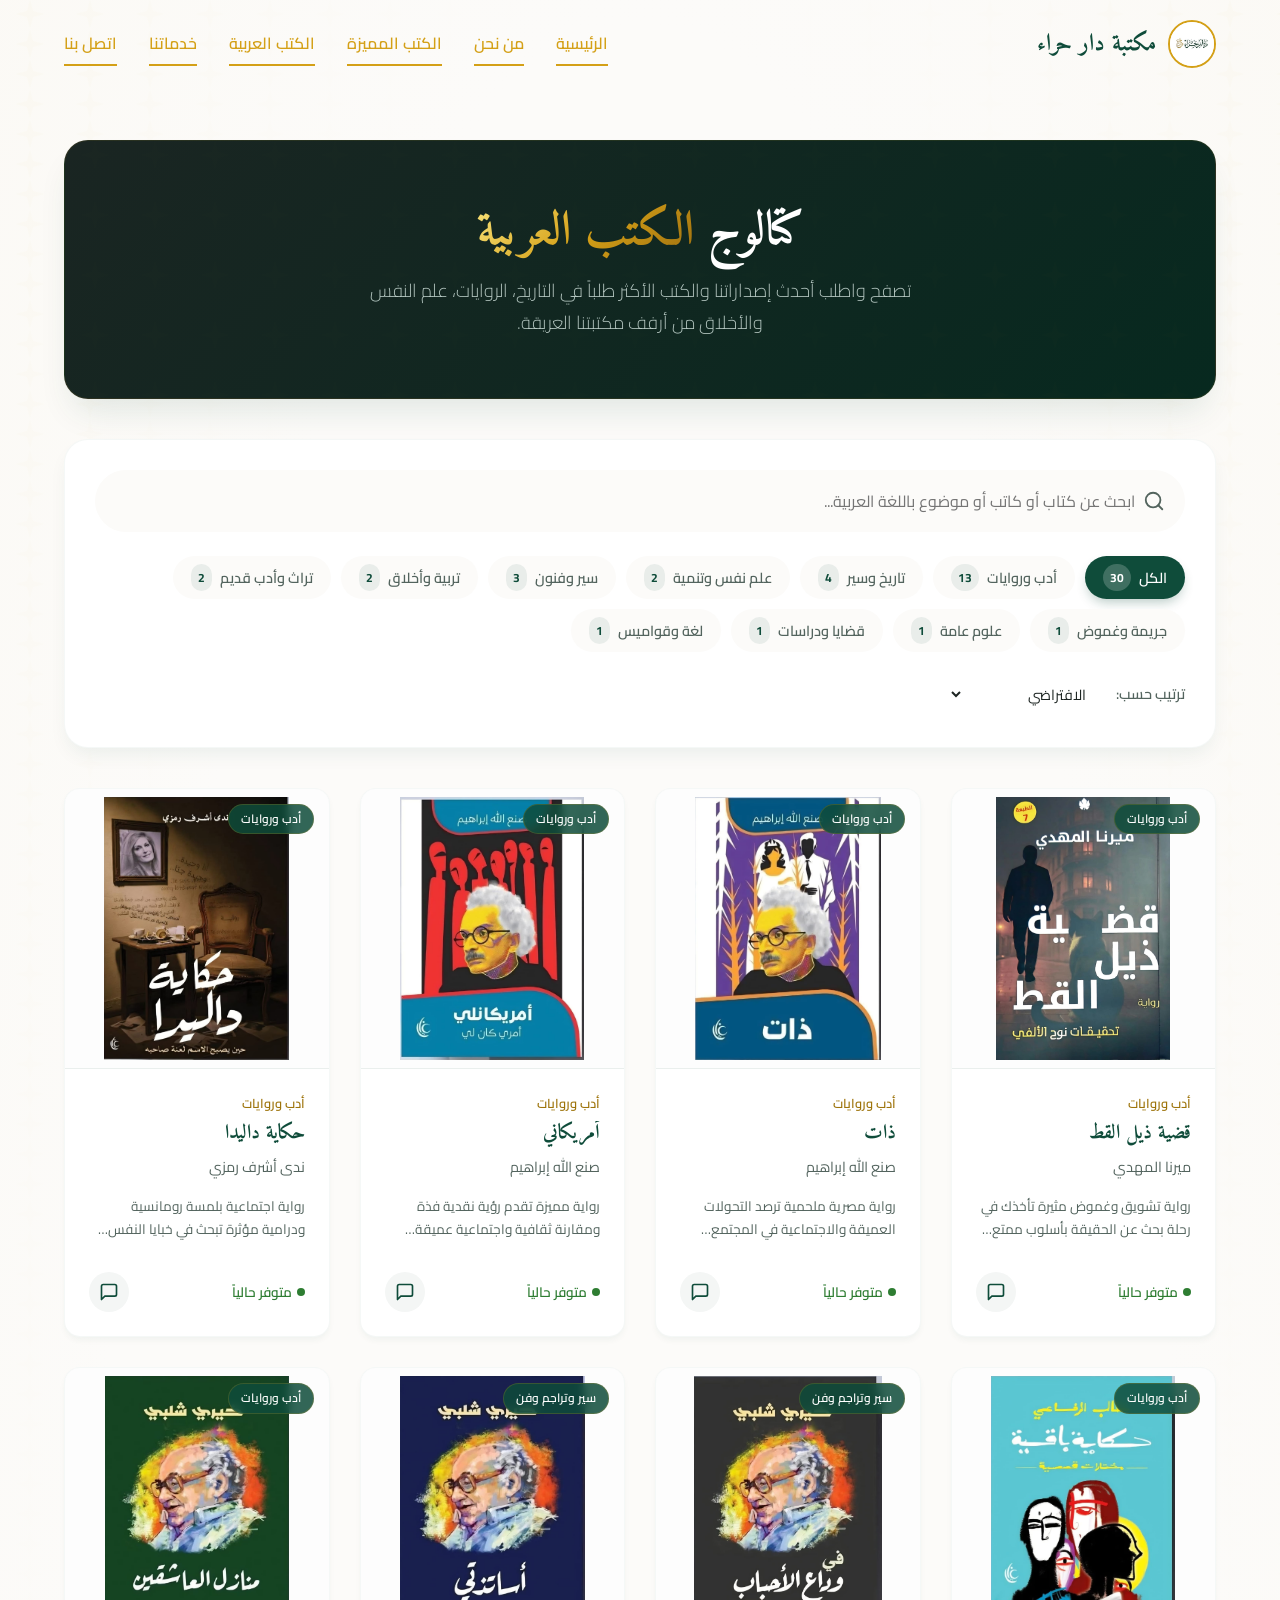
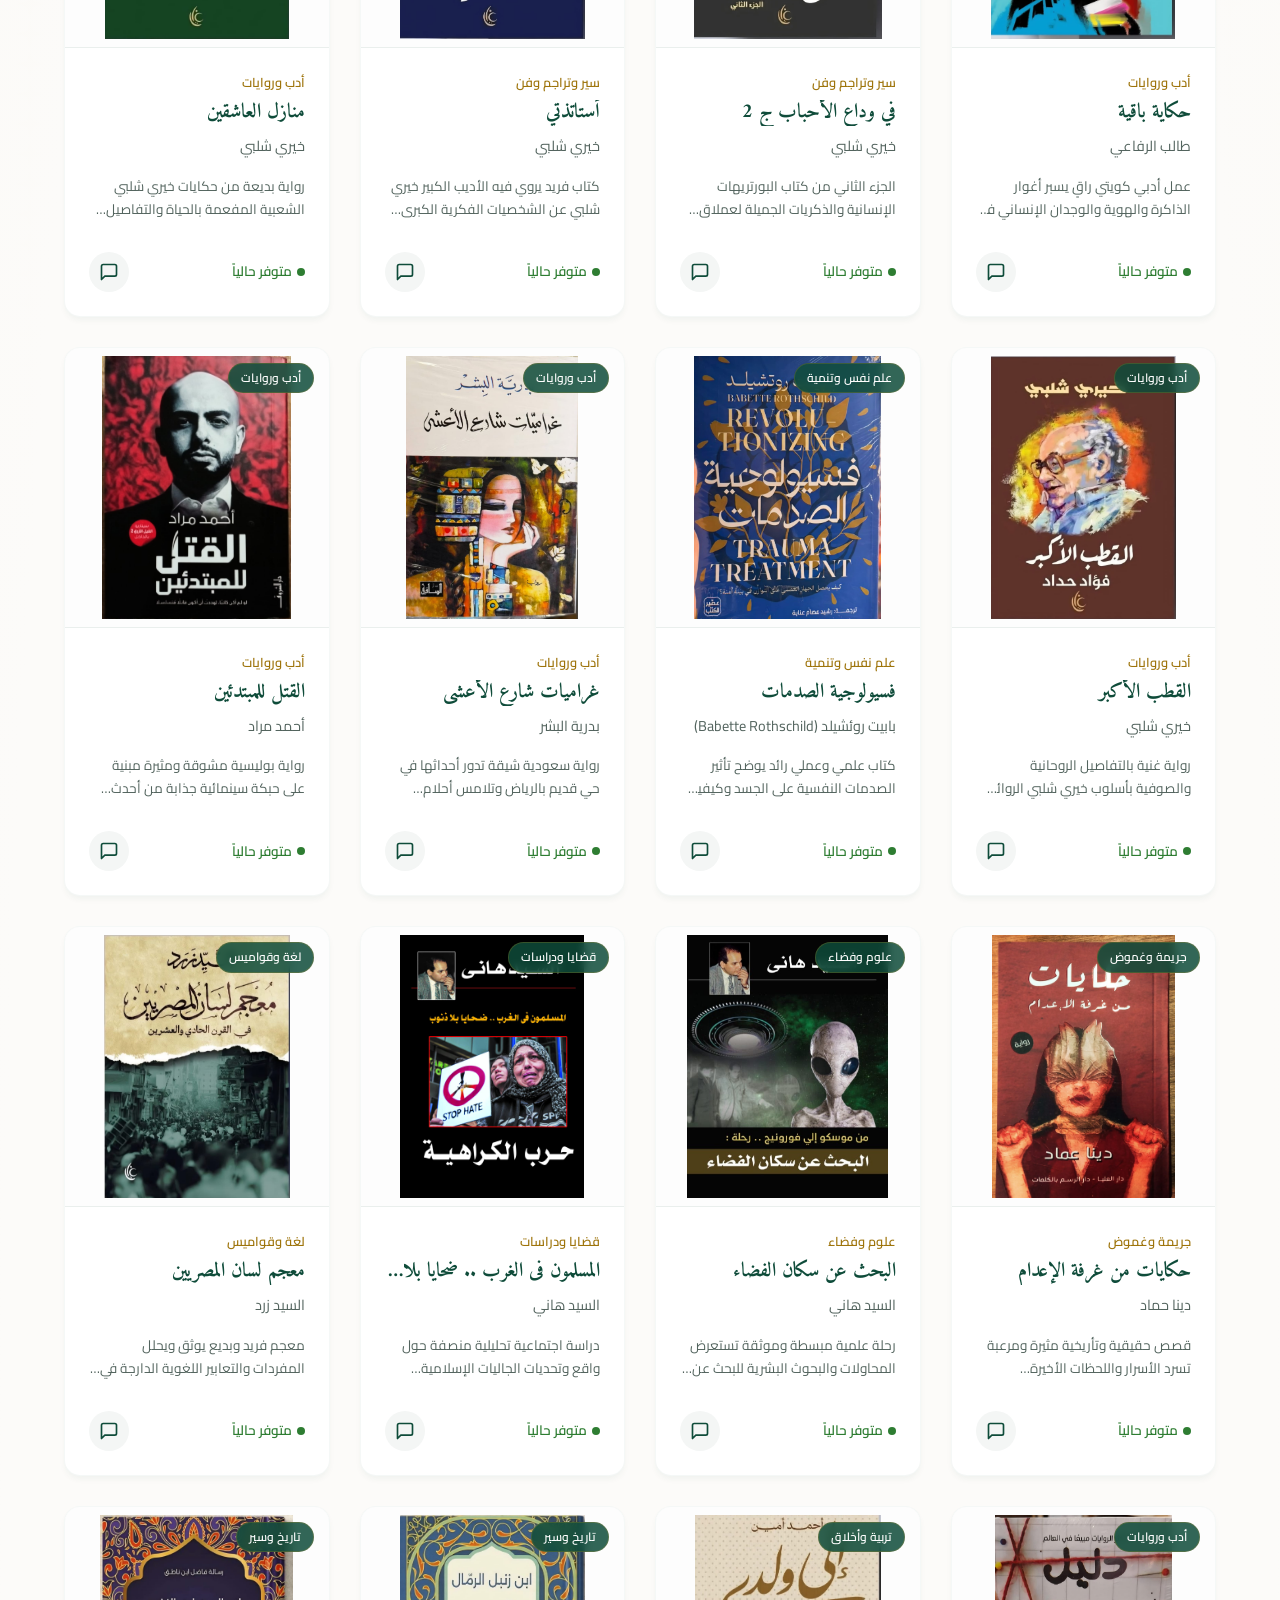
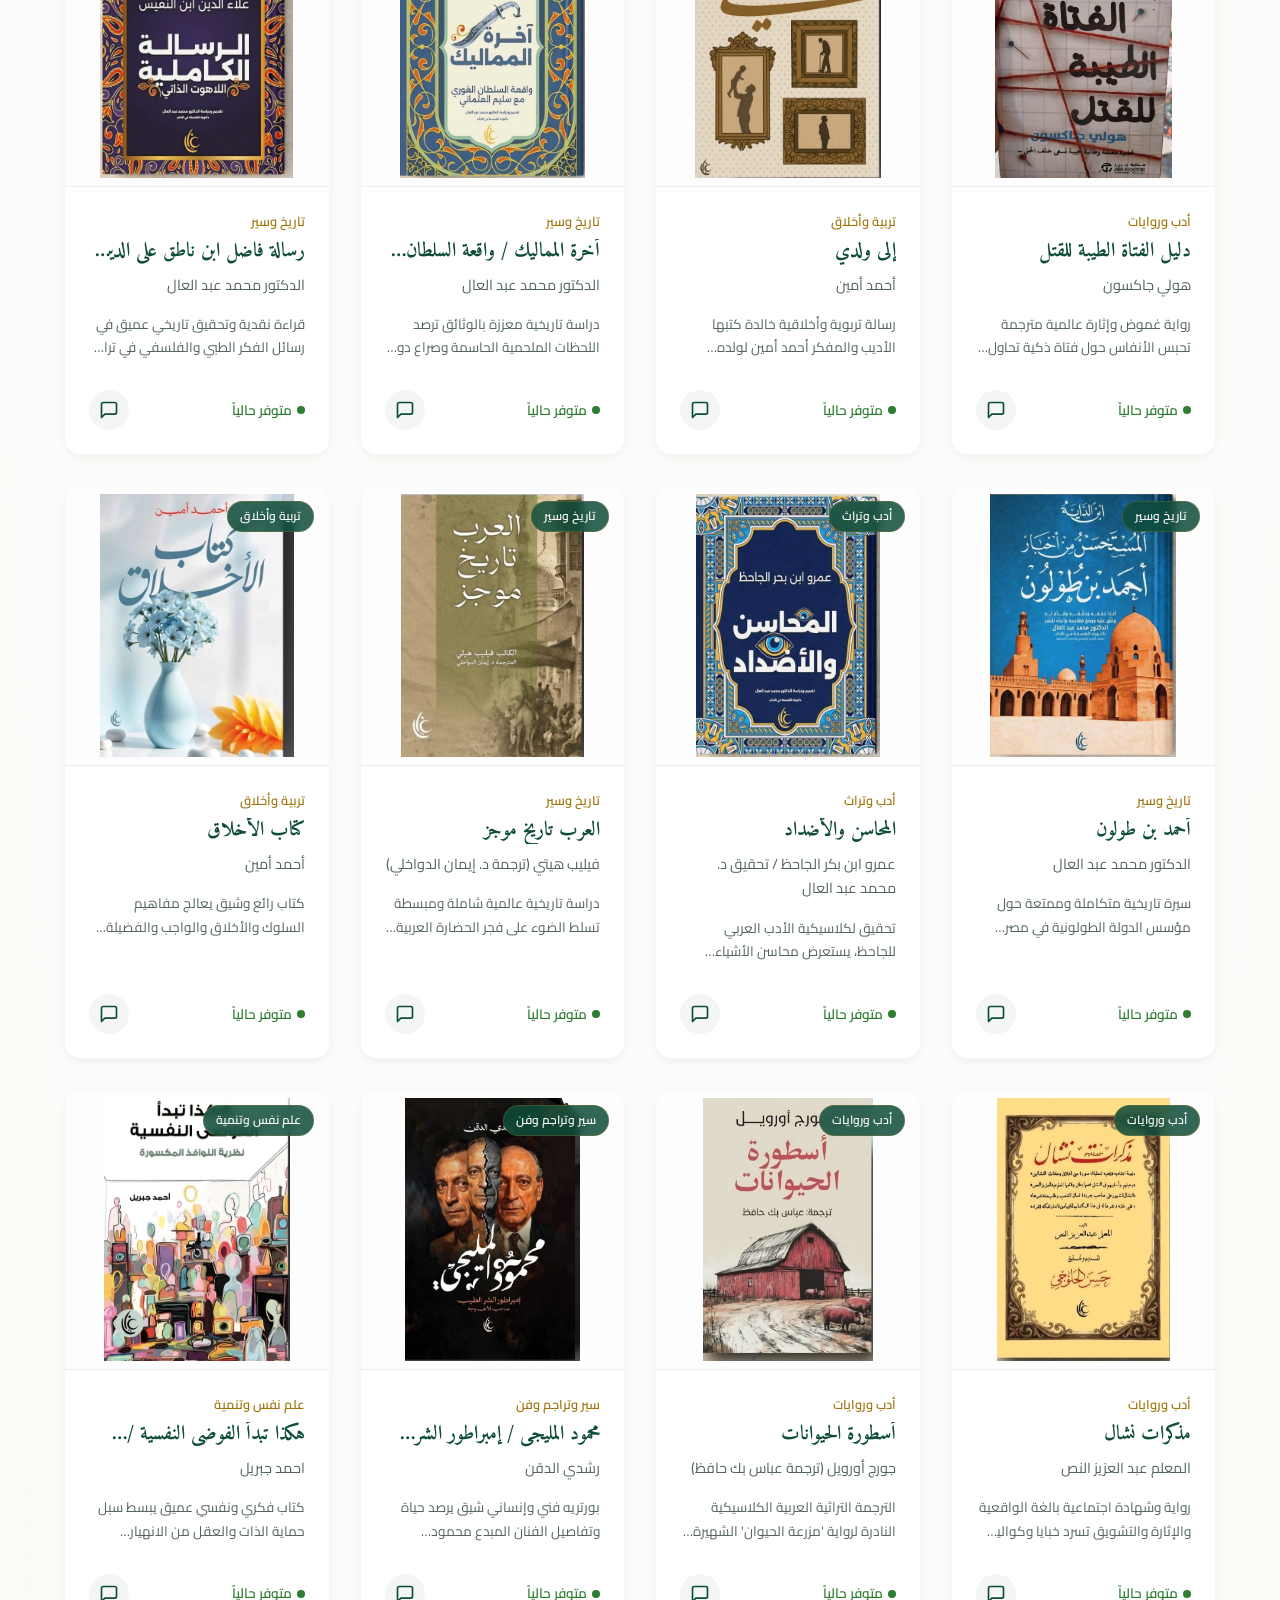
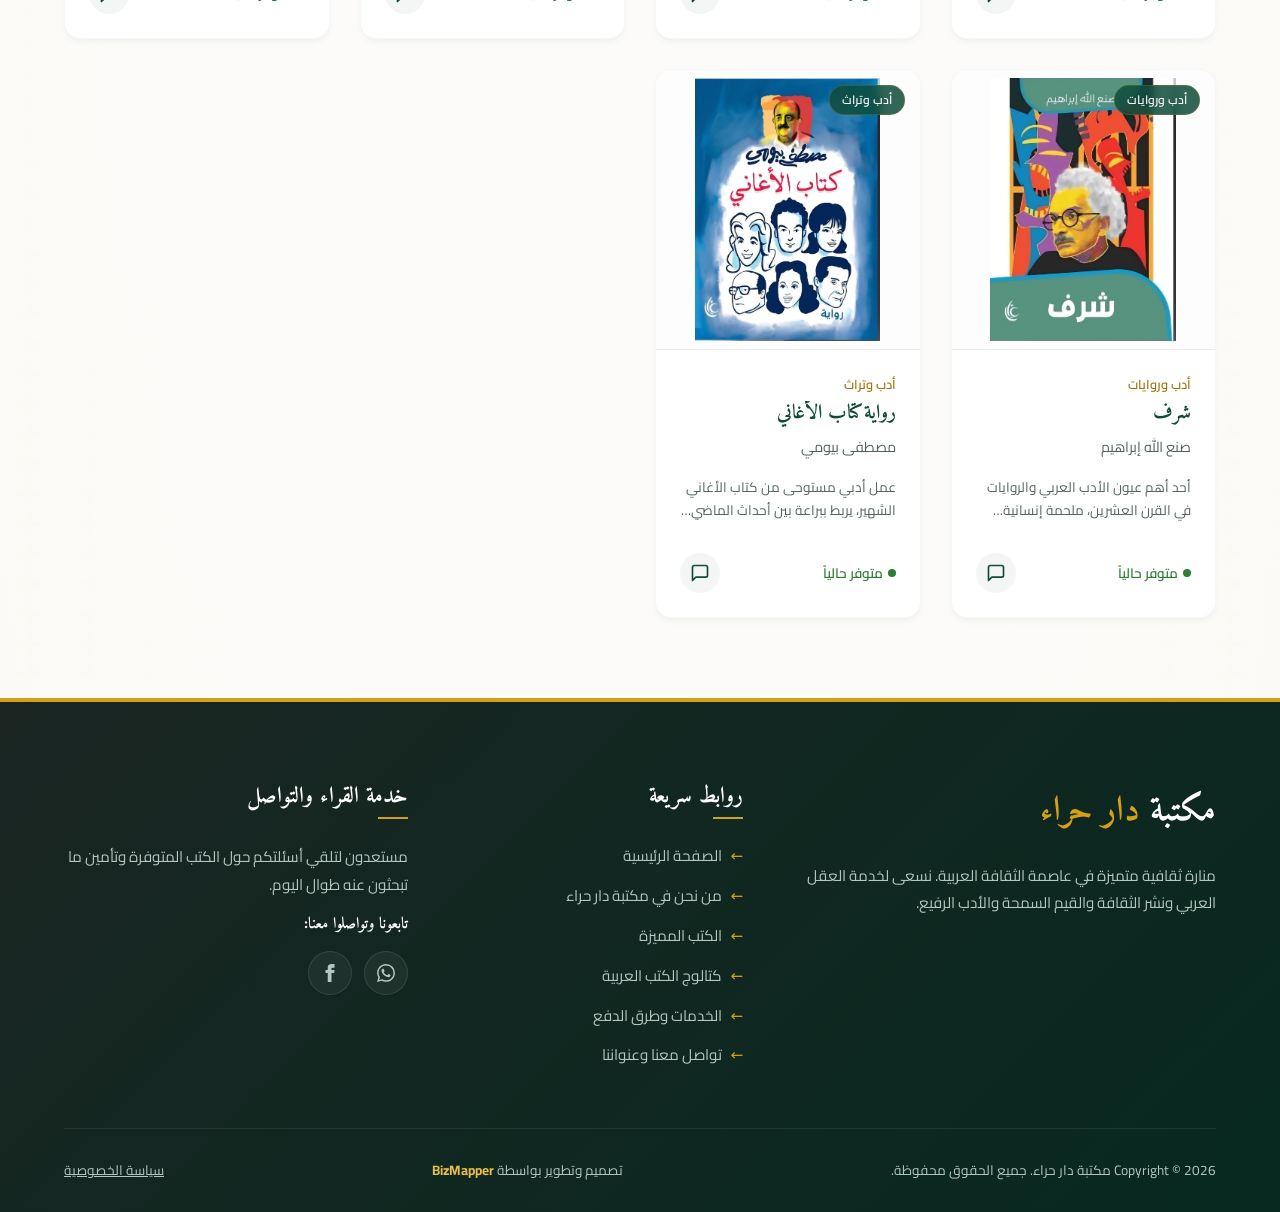
<file: arabic-books.html>
<!DOCTYPE html>
<html lang="ar" dir="rtl">
<head>
  <meta charset="UTF-8">
  <meta name="viewport" content="width=device-width, initial-scale=1.0">
  
  <!-- تحسينات محركات البحث الأساسية (SEO Meta Tags) -->
  <title>كتالوج الكتب العربية | مكتبة دار حراء</title>
  <link rel="canonical" href="https://dar-hara-bookshop.github.io/arabic-books.html" />
  <meta name="description" content="تصفح واطلب أكثر من 30 كتاباً ورواية عربية متميزة من مكتبة دار حراء بوسط القاهرة. ابحث الفئات، وتصفح الإصدارات وسير المماليك وروايات صنع الله إبراهيم وأحمد مراد، واطلبها فوراً عبر واتساب.">
  <meta name="keywords" content="مكتبة دار حراء, كتب عربية, روايات مصرية, كتب تاريخ, كتب علم نفس, عابدين القاهرة, روايات أحمد مراد, كتب صنع الله إبراهيم">
  <meta name="author" content="BizMapper">
  <meta name="robots" content="index, follow">
  
  <!-- روابط الأيقونة المفضلة (Favicons) -->
  <link rel="icon" type="image/svg+xml" href="favicon.svg">
  <link rel="apple-touch-icon" href="favicon.svg">
  
  <!-- روابط مواقع التواصل الاجتماعي (Open Graph) -->
  <meta property="og:type" content="website">
  <meta property="og:title" content="كتالوج الكتب العربية | مكتبة دار حراء">
  <meta property="og:description" content="تصفح واطلب أفضل الكتب والروايات العربية من مكتبة دار حراء بوسط القاهرة. نظام بحث سريع وفلترة تفاعلية.">
  <meta property="og:image" content="Dar-Hara-Logo-new.jpeg">
  <meta property="og:url" content="https://dar-hara-bookshop.github.io/arabic-books.html">
  <meta property="og:site_name" content="مكتبة دار حراء">
  <meta property="og:locale" content="ar_EG">

  <!-- ربط ملفات التنسيق المخصصة -->
  <link rel="stylesheet" href="assets/css/style.css">
  
  <!-- تنسيقات مخصصة لصفحة كتالوج الكتب -->
  <style>
    /* تنسيقات صفحة الكتالوج الإضافية */
    .catalog-page {
      padding-top: 140px;
      padding-bottom: 80px;
      min-height: 100vh;
    }
    
    /* هيدر الكتالوج */
    .catalog-hero {
      background: var(--dark-gradient);
      color: var(--text-white);
      padding: 60px 0;
      border-radius: var(--border-radius-lg);
      margin-bottom: 40px;
      text-align: center;
      position: relative;
      overflow: hidden;
      box-shadow: var(--shadow-lg);
      border: 1px solid rgba(212, 160, 23, 0.1);
    }
    
    .catalog-hero::before {
      content: '';
      position: absolute;
      inset: 0;
      background-image: url("data:image/svg+xml,%3Csvg xmlns='http://www.w3.org/2000/svg' width='60' height='60' viewBox='0 0 60 60'%3E%3Cpath d='M30 0 L33 11 L44 14 L33 17 L30 28 L27 17 L16 14 L27 11 Z' fill='%23d4a017' fill-opacity='0.02'/%3E%3C/svg%3E");
      opacity: 0.4;
      pointer-events: none;
    }

    .catalog-hero-title {
      font-size: 3rem;
      color: var(--text-white);
      margin-bottom: 12px;
    }

    .catalog-hero-title span {
      background: var(--gold-gradient);
      -webkit-background-clip: text;
      -webkit-text-fill-color: transparent;
    }

    .catalog-hero-desc {
      font-size: 1.15rem;
      color: #B4C6C0;
      max-width: 600px;
      margin: 0 auto;
      font-weight: 300;
    }

    /* صندوق البحث والتحكم */
    .search-filter-section {
      background: var(--bg-card);
      border-radius: var(--border-radius-lg);
      padding: 30px;
      margin-bottom: 40px;
      box-shadow: var(--shadow-md);
      border: 1px solid rgba(15, 76, 58, 0.04);
    }

    .search-box-wrapper {
      position: relative;
      margin-bottom: 24px;
    }

    .search-input {
      width: 100%;
      padding: 16px 50px 16px 20px;
      font-family: var(--font-body);
      font-size: 1rem;
      border-radius: var(--border-radius-full);
      border: 1.5px solid var(--border-color);
      background: var(--bg-main);
      color: var(--text-main);
      transition: var(--transition-smooth);
    }

    .search-input:focus {
      outline: none;
      border-color: var(--primary-color);
      box-shadow: 0 0 0 4px var(--primary-glow);
      background: var(--bg-card);
    }

    .search-icon-svg {
      position: absolute;
      top: 50%;
      right: 20px;
      transform: translateY(-50%);
      color: var(--text-muted);
      pointer-events: none;
      transition: var(--transition-smooth);
    }

    .search-input:focus + .search-icon-svg {
      color: var(--primary-color);
    }

    /* ضوابط الكتالوج */
    .catalog-controls {
      display: flex;
      justify-content: space-between;
      align-items: center;
      flex-wrap: wrap;
      gap: 20px;
    }

    .category-badges-wrapper {
      display: flex;
      flex-wrap: wrap;
      gap: 10px;
      flex-grow: 1;
    }

    .cat-badge-btn {
      background: var(--bg-main);
      border: 1px solid var(--border-color);
      padding: 8px 18px;
      border-radius: var(--border-radius-full);
      font-family: var(--font-body);
      font-size: 0.9rem;
      font-weight: 600;
      cursor: pointer;
      color: var(--text-muted);
      transition: var(--transition-smooth);
      display: flex;
      align-items: center;
      gap: 8px;
    }

    .cat-badge-btn:hover {
      border-color: var(--accent-color);
      color: var(--primary-color);
      background: rgba(212, 160, 23, 0.05);
      transform: translateY(-2px);
    }

    .cat-badge-btn.active {
      background: var(--primary-color);
      color: var(--text-white);
      border-color: var(--primary-color);
      box-shadow: 0 6px 12px -3px rgba(15, 76, 58, 0.3);
    }

    .cat-count {
      font-size: 0.75rem;
      background: rgba(15, 76, 58, 0.08);
      color: var(--primary-color);
      padding: 2px 7px;
      border-radius: var(--border-radius-full);
      font-weight: 700;
      transition: var(--transition-smooth);
    }

    .cat-badge-btn.active .cat-count {
      background: rgba(255, 255, 255, 0.2);
      color: var(--text-white);
    }

    /* ترتيب الفرز */
    .sort-wrapper {
      display: flex;
      align-items: center;
      gap: 10px;
      flex-shrink: 0;
    }

    .sort-label {
      font-size: 0.9rem;
      font-weight: 600;
      color: var(--text-muted);
    }

    .sort-select {
      padding: 8px 16px;
      border-radius: var(--border-radius-full);
      border: 1px solid var(--border-color);
      font-family: var(--font-body);
      font-size: 0.9rem;
      color: var(--text-main);
      background: var(--bg-card);
      cursor: pointer;
      transition: var(--transition-smooth);
    }

    .sort-select:focus {
      outline: none;
      border-color: var(--primary-color);
      box-shadow: 0 0 0 3px var(--primary-glow);
    }

    /* كفرات حقيقية وصور الكتب */
    .book-cover-img {
      width: 100%;
      height: 100%;
      object-fit: contain; /* لعرض كامل غلاف الكتاب دون قص */
      background: #fdfdfd;
      padding: 8px;
      transition: var(--transition-smooth);
    }

    .book-card:hover .book-cover-img {
      transform: scale(1.05) translateY(-2px);
    }

    /* لوحة عدم وجود نتائج */
    .no-results {
      grid-column: 1 / -1;
      text-align: center;
      padding: 80px 20px;
      background: var(--bg-card);
      border-radius: var(--border-radius-lg);
      border: 1.5px dashed var(--border-color);
      display: none;
    }

    .no-results-icon {
      color: var(--accent-color);
      margin-bottom: 20px;
      animation: pulse 2s infinite;
    }

    .no-results-title {
      font-size: 1.6rem;
      color: var(--primary-color);
      margin-bottom: 8px;
    }

    .no-results-desc {
      color: var(--text-muted);
      font-size: 1rem;
      max-width: 400px;
      margin: 0 auto;
    }

    /* تحسين التنقل النشط */
    .header .nav-link[href="arabic-books.html"] {
      color: var(--accent-color);
    }
    
    .header.scrolled .nav-link[href="arabic-books.html"] {
      color: var(--primary-color);
    }

    @keyframes pulse {
      0% { transform: scale(1); opacity: 0.8; }
      50% { transform: scale(1.08); opacity: 1; }
      100% { transform: scale(1); opacity: 0.8; }
    }

    @media (max-width: 768px) {
      .catalog-page {
        padding-top: 110px;
      }
      .catalog-hero-title {
        font-size: 2.2rem;
      }
      .catalog-controls {
        flex-direction: column;
        align-items: stretch;
      }
      .sort-wrapper {
        justify-content: space-between;
      }
      .search-filter-section {
        padding: 20px;
      }
    }
  </style>
</head>
<body>

  <!-- مؤشر القراءة العلوي -->
  <div id="scroll-indicator" aria-hidden="true"></div>

  <!-- الهيدر والنافبار اللاصق (scrolled افتراضياً للثبات في الصفحات الفرعية) -->
  <header class="header scrolled" id="main-header">
    <div class="container nav-container">
      
      <!-- شعار واسم المكتبة -->
      <a href="index.html" class="logo-wrapper" aria-label="مكتبة دار حراء - الصفحة الرئيسية">
        <img src="Dar-Hara-Logo-new.jpeg" alt="شعار مكتبة دار حراء" class="logo-img" width="40" height="40">
        <span class="logo-text" style="font-size: 1.5rem; color: var(--primary-color);">مكتبة دار حراء</span>
      </a>
      
      <!-- قائمة التنقل لسطح المكتب -->
      <nav class="nav-menu" aria-label="القائمة الرئيسية">
        <a href="index.html#hero" class="nav-link">الرئيسية</a>
        <a href="index.html#about" class="nav-link">من نحن</a>
        <a href="index.html#books" class="nav-link">الكتب المميزة</a>
        <a href="arabic-books.html" class="nav-link active">الكتب العربية</a>
        <a href="index.html#services" class="nav-link">خدماتنا</a>
        <a href="index.html#contact" class="nav-link">اتصل بنا</a>
      </nav>
      
      <!-- زر همبرغر للموبايل -->
      <button class="mobile-toggle" aria-label="فتح قائمة التنقل" aria-controls="mobile-menu" aria-expanded="false">
        <span style="background: var(--primary-color);"></span>
        <span style="background: var(--primary-color);"></span>
        <span style="background: var(--primary-color);"></span>
      </button>
      
    </div>
  </header>

  <!-- قائمة الموبايل المنبثقة (Overlay Menu) -->
  <div class="mobile-nav-overlay" id="mobile-menu" aria-hidden="true">
    <nav class="mobile-nav-menu" aria-label="قائمة الموبايل">
      <a href="index.html#hero" class="mobile-nav-link">الرئيسية</a>
      <a href="index.html#about" class="mobile-nav-link">من نحن</a>
      <a href="index.html#books" class="mobile-nav-link">الكتب المميزة</a>
      <a href="arabic-books.html" class="mobile-nav-link active" style="color: var(--accent-light);">الكتب العربية</a>
      <a href="index.html#services" class="mobile-nav-link">خدماتنا</a>
      <a href="index.html#contact" class="mobile-nav-link">اتصل بنا</a>
    </nav>
  </div>

  <!-- المحتوى الرئيسي للكتالوج -->
  <main class="catalog-page">
    <div class="container">
      
      <!-- بنر واجهة الكتالوج الفخمة -->
      <section class="catalog-hero">
        <h1 class="catalog-hero-title">كتالوج <span>الكتب العربية</span></h1>
        <p class="catalog-hero-desc">تصفح واطلب أحدث إصداراتنا والكتب الأكثر طلباً في التاريخ، الروايات، علم النفس والأخلاق من أرفف مكتبتنا العريقة.</p>
      </section>

      <!-- أداة البحث والفلترة الذكية -->
      <section class="search-filter-section">
        
        <!-- حقل البحث النصي الفوري -->
        <div class="search-box-wrapper">
          <input type="text" id="catalog-search" class="search-input" placeholder="ابحث عن كتاب أو كاتب أو موضوع باللغة العربية...">
          <svg class="search-icon-svg" width="22" height="22" viewBox="0 0 24 24" fill="none" stroke="currentColor" stroke-width="2" stroke-linecap="round" stroke-linejoin="round" aria-hidden="true">
            <circle cx="11" cy="11" r="8"></circle>
            <line x1="21" y1="21" x2="16.65" y2="16.65"></line>
          </svg>
        </div>

        <!-- أزرار التصنيفات والفرز -->
        <div class="catalog-controls">
          
          <!-- تصنيفات ذكية وبها عدادات الكتب -->
          <div class="category-badges-wrapper" id="category-filter-buttons">
            <!-- سيتم توليد أزرار التصنيف ديناميكياً لتحديث عدادات الكتب -->
          </div>

          <!-- قائمة الفرز والترتيب -->
          <div class="sort-wrapper">
            <label for="catalog-sort" class="sort-label">ترتيب حسب:</label>
            <select id="catalog-sort" class="sort-select">
              <option value="default">الافتراضي</option>
              <option value="title-asc">اسم الكتاب (أ - ي)</option>
              <option value="author-asc">اسم الكاتب (أ - ي)</option>
            </select>
          </div>

        </div>

      </section>

      <!-- شبكة عرض الكتب -->
      <section class="books-grid" id="catalog-books-grid">
        <!-- سيتم توليد وتعبئة كروت الكتب ديناميكياً ببرمجة جافاسكريبت فخمة وسريعة -->
        
        <!-- كارت عدم وجود نتائج -->
        <div class="no-results" id="catalog-no-results">
          <div class="no-results-icon" aria-hidden="true">
            <svg width="64" height="64" viewBox="0 0 24 24" fill="none" stroke="currentColor" stroke-width="1.5" stroke-linecap="round" stroke-linejoin="round">
              <circle cx="12" cy="12" r="10"></circle>
              <line x1="8" y1="12" x2="16" y2="12"></line>
            </svg>
          </div>
          <h3 class="no-results-title">لم نجد أي كتب تطابق بحثك!</h3>
          <p class="no-results-desc">جرب تعديل الكلمات البحثية أو اختر قسماً آخر للتصفح، أو تواصل معنا مباشرة لتوفير الكتاب المفقود فوراً.</p>
        </div>

      </section>

    </div>
  </main>

  <!-- التذييل (Footer) -->
  <footer class="footer">
    <div class="container">
      
      <div class="footer-grid">
        
        <!-- معلومات الهوية والشعار -->
        <div>
          <div class="footer-logo-wrapper">
            <span class="footer-logo-text">مكتبة <span>دار حراء</span></span>
          </div>
          <p class="footer-desc">منارة ثقافية متميزة في عاصمة الثقافة العربية. نسعى لخدمة العقل العربي ونشر الثقافة والقيم السمحة والأدب الرفيع.</p>
        </div>
        
        <!-- الروابط السريعة المباشرة -->
        <div>
          <h3 class="footer-title">روابط سريعة</h3>
          <nav class="footer-links" aria-label="روابط التذييل">
            <a href="index.html#hero" class="footer-link">الصفحة الرئيسية</a>
            <a href="index.html#about" class="footer-link">من نحن في مكتبة دار حراء</a>
            <a href="index.html#books" class="footer-link">الكتب المميزة</a>
            <a href="arabic-books.html" class="footer-link">كتالوج الكتب العربية</a>
            <a href="index.html#services" class="footer-link">الخدمات وطرق الدفع</a>
            <a href="index.html#contact" class="footer-link">تواصل معنا وعنواننا</a>
          </nav>
        </div>
        
        <!-- بيانات الدعم وروابط التواصل -->
        <div>
          <h3 class="footer-title">خدمة القراء والتواصل</h3>
          <p class="footer-desc" style="margin-bottom: 16px;">مستعدون لتلقي أسئلتكم حول الكتب المتوفرة وتأمين ما تبحثون عنه طوال اليوم.</p>
          <div class="footer-social-wrapper">
            <h4>تابعونا وتواصلوا معنا:</h4>
            <div class="footer-social-links">
              <a href="https://wa.me/201001170332?text=السلام%20عليكم%20مكتبة%20دار%20حراء" class="footer-social-btn" aria-label="تواصل معنا عبر واتساب" target="_blank" rel="noopener">
                <svg width="18" height="18" viewBox="0 0 24 24" fill="currentColor"><path d="M17.472 14.382c-.297-.149-1.758-.867-2.03-.967-.273-.099-.471-.148-.67.15-.197.297-.767.966-.94 1.164-.173.199-.347.223-.644.075-.297-.15-1.255-.463-2.39-1.475-.883-.788-1.48-1.761-1.653-2.059-.173-.297-.018-.458.13-.606.134-.133.298-.347.446-.52.149-.174.198-.298.298-.497.099-.198.05-.371-.025-.52-.075-.149-.669-1.612-.916-2.207-.242-.579-.487-.5-.669-.51-.173-.008-.371-.01-.57-.01-.198 0-.52.074-.792.372-.272.297-1.04 1.016-1.04 2.479 0 1.462 1.065 2.875 1.213 3.074.149.198 2.096 3.2 5.077 4.487.709.306 1.262.489 1.694.625.712.227 1.36.195 1.871.118.571-.085 1.758-.719 2.006-1.413.248-.694.248-1.289.173-1.413-.074-.124-.272-.198-.57-.347m-5.421 7.403h-.004a9.87 9.87 0 01-5.031-1.378l-.361-.214-3.741.982.998-3.648-.235-.374a9.86 9.86 0 01-1.51-5.26c.001-5.45 4.436-9.884 9.888-9.884 2.64 0 5.122 1.03 6.988 2.898a9.825 9.825 0 012.893 6.994c-.003 5.45-4.437 9.884-9.885 9.884m8.413-18.297A11.815 11.815 0 0012.05 0C5.495 0 .16 5.335.157 11.892c0 2.096.547 4.142 1.588 5.945L0 24l6.335-1.662c1.746.953 3.71 1.455 5.703 1.458h.005c6.554 0 11.89-5.335 11.893-11.893a11.821 11.821 0 00-3.48-8.413z"/></svg>
              </a>
              <a href="https://www.facebook.com/profile.php?id=100063673583461" class="footer-social-btn" aria-label="تابعنا على صفحة فيسبوك" target="_blank" rel="noopener">
                <svg width="18" height="18" viewBox="0 0 24 24" fill="currentColor"><path d="M9 8h-3v4h3v12h5v-12h3.642l.358-4h-4v-1.667c0-.955.192-1.333 1.115-1.333h2.885v-5h-3.808c-3.596 0-5.192 1.583-5.192 4.615v3.385z"/></svg>
              </a>
            </div>
          </div>
        </div>
        
      </div>
      
      <!-- شريط الحقوق السفلي والتوقيع -->
      <div class="footer-bottom">
        <p>Copyright &copy; 2026 مكتبة دار حراء. جميع الحقوق محفوظة.</p>
        <p class="developer-signature">تصميم وتطوير بواسطة <a href="https://bizmapper.github.io" target="_blank" rel="noopener">BizMapper</a></p>
        <p><a href="privacy-policy.html" style="color: #B4C6C0; text-decoration: underline;">سياسة الخصوصية</a></p>
      </div>
      
    </div>
  </footer>

  <!-- ربط ملفات البرمجة المخصصة -->
  <script src="assets/js/main.js"></script>

  <!-- الكود البرمجي الخاص بالكتالوج التفاعلي وإدراج البيانات -->
  <script>
    document.addEventListener('DOMContentLoaded', () => {
      // 1. مصفوفة البيانات الضخمة التي تحتوي على الـ 30 كتاباً
      const booksData = [
        {
          id: 1,
          title: "قضية ذيل القط",
          author: "ميرنا المهدي",
          image: "Arabic Books/Arabic_book (1).jpeg",
          category: "literature",
          categoryLabel: "أدب وروايات",
          theme: "blue",
          desc: "رواية تشويق وغموض مثيرة تأخذك في رحلة بحث عن الحقيقة بأسلوب ممتع ولغة غنية."
        },
        {
          id: 10,
          title: "ذات",
          author: "صنع الله إبراهيم",
          image: "Arabic Books/Arabic_book (10).jpeg",
          category: "literature",
          categoryLabel: "أدب وروايات",
          theme: "emerald",
          desc: "رواية مصرية ملحمية ترصد التحولات العميقة والاجتماعية في المجتمع المصري بأسلوب روائي عبقري."
        },
        {
          id: 11,
          title: "أمريكاني",
          author: "صنع الله إبراهيم",
          image: "Arabic Books/Arabic_book (11).jpeg",
          category: "literature",
          categoryLabel: "أدب وروايات",
          theme: "blue",
          desc: "رواية مميزة تقدم رؤية نقدية فذة ومقارنة ثقافية واجتماعية عميقة تلامس الفكر المعاصر."
        },
        {
          id: 12,
          title: "حكاية داليدا",
          author: "ندى أشرف رمزي",
          category: "literature",
          image: "Arabic Books/Arabic_book (12).jpeg",
          categoryLabel: "أدب وروايات",
          theme: "red",
          desc: "رواية اجتماعية بلمسة رومانسية ودرامية مؤثرة تبحث في خبايا النفس والعلاقات الإنسانية."
        },
        {
          id: 13,
          title: "حكاية باقية",
          author: "طالب الرفاعي",
          image: "Arabic Books/Arabic_book (13).jpeg",
          category: "literature",
          categoryLabel: "أدب وروايات",
          theme: "emerald",
          desc: "عمل أدبي كويتي راقٍ يسبر أغوار الذاكرة والهوية والوجدان الإنساني في عالم متسارع التغير."
        },
        {
          id: 14,
          title: "في وداع الأحباب ج 2",
          author: "خيري شلبي",
          image: "Arabic Books/Arabic_book (14).jpeg",
          category: "biography",
          categoryLabel: "سير وتراجم وفن",
          theme: "gold",
          desc: "الجزء الثاني من كتاب البورتريهات الإنسانية والذكريات الجميلة لعملاق الرواية المصرية خيري شلبي."
        },
        {
          id: 15,
          title: "أستاتذتي",
          author: "خيري شلبي",
          image: "Arabic Books/Arabic_book (15).jpeg",
          category: "biography",
          categoryLabel: "سير وتراجم وفن",
          theme: "gold",
          desc: "كتاب فريد يروي فيه الأديب الكبير خيري شلبي عن الشخصيات الفكرية الكبرى التي أثرت في مسيرته."
        },
        {
          id: 16,
          title: "منازل العاشقين",
          author: "خيري شلبي",
          image: "Arabic Books/Arabic_book (16).jpeg",
          category: "literature",
          categoryLabel: "أدب وروايات",
          theme: "blue",
          desc: "رواية بديعة من حكايات خيري شلبي الشعبية المفعمة بالحياة والتفاصيل المصرية الحافلة بالبهجة والصدق."
        },
        {
          id: 17,
          title: "القطب الأكبر",
          author: "خيري شلبي",
          image: "Arabic Books/Arabic_book (17).jpeg",
          category: "literature",
          categoryLabel: "أدب وروايات",
          theme: "emerald",
          desc: "رواية غنية بالتفاصيل الروحانية والصوفية بأسلوب خيري شلبي الروائي الفريد والمميز."
        },
        {
          id: 18,
          title: "فسيولوجية الصدمات",
          author: "بابيت روئشيلد (Babette Rothschild)",
          image: "Arabic Books/Arabic_book (18).jpeg",
          category: "psychology",
          categoryLabel: "علم نفس وتنمية",
          theme: "red",
          desc: "كتاب علمي وعملي رائد يوضح تأثير الصدمات النفسية على الجسد وكيفية فك شفرتها والتعافي التام منها."
        },
        {
          id: 19,
          title: "غراميات شارع الأعشى",
          author: "بدرية البشر",
          image: "Arabic Books/Arabic_book (19).jpeg",
          category: "literature",
          categoryLabel: "أدب وروايات",
          theme: "blue",
          desc: "رواية سعودية شيقة تدور أحداثها في حي قديم بالرياض وتلامس أحلام وتحديات الفتيات في السبعينيات."
        },
        {
          id: 20,
          title: "القتل للمبتدئين",
          author: "أحمد مراد",
          image: "Arabic Books/Arabic_book (20).jpeg",
          category: "literature",
          categoryLabel: "أدب وروايات",
          theme: "red",
          desc: "رواية بوليسية مشوقة ومثيرة مبنية على حبكة سينمائية جذابة من أحدث إصدارات الكاتب الشهير أحمد مراد."
        },
        {
          id: 21,
          title: "حكايات من غرفة الإعدام",
          author: "دينا حماد",
          image: "Arabic Books/Arabic_book (21).jpeg",
          category: "crime",
          categoryLabel: "جريمة وغموض",
          theme: "red",
          desc: "قصص حقيقية وتأريخية مثيرة ومرعبة تسرد الأسرار واللحظات الأخيرة للمحكومين خلف الجدران المظلمة."
        },
        {
          id: 22,
          title: "البحث عن سكان الفضاء",
          author: "السيد هاني",
          image: "Arabic Books/Arabic_book (22).jpeg",
          category: "science",
          categoryLabel: "علوم وفضاء",
          theme: "blue",
          desc: "رحلة علمية مبسطة وموثقة تستعرض المحاولات والبحوث البشرية للبحث عن حضارات وحياة خارج الأرض."
        },
        {
          id: 23,
          title: "المسلمون فى الغرب .. ضحايا بلا ذنوب",
          author: "السيد هاني",
          image: "Arabic Books/Arabic_book (23).jpeg",
          category: "studies",
          categoryLabel: "قضايا ودراسات",
          theme: "emerald",
          desc: "دراسة اجتماعية تحليلية منصفة حول واقع وتحديات الجاليات الإسلامية المعاصرة في المجتمعات الغربية."
        },
        {
          id: 24,
          title: "معجم لسان المصريين",
          author: "السيد زرد",
          image: "Arabic Books/Arabic_book (24).jpeg",
          category: "language",
          categoryLabel: "لغة وقواميس",
          theme: "gold",
          desc: "معجم فريد وبديع يوثق ويحلل المفردات والتعابير اللغوية الدارجة في الشارع المصري وأصولها الفصحى."
        },
        {
          id: 25,
          title: "دليل الفتاة الطيبة للقتل",
          author: "هولي جاكسون",
          image: "Arabic Books/Arabic_book (25).jpeg",
          category: "literature",
          categoryLabel: "أدب وروايات",
          theme: "red",
          desc: "رواية غموض وإثارة عالمية مترجمة تحبس الأنفاس حول فتاة ذكية تحاول كشف خبايا جريمة قديمة معقدة."
        },
        {
          id: 26,
          title: "إلى ولدي",
          author: "أحمد أمين",
          image: "Arabic Books/Arabic_book (26).jpeg",
          category: "ethics",
          categoryLabel: "تربية وأخلاق",
          theme: "emerald",
          desc: "رسالة تربوية وأخلاقية خالدة كتبها الأديب والمفكر أحمد أمين لولده لتكون دستوراً إنسانياً هادياً في الحياة."
        },
        {
          id: 27,
          title: "أخرة المماليك / واقعة السلطان الغوري مع سليم العثماني",
          author: "الدكتور محمد عبد العال",
          image: "Arabic Books/Arabic_book (27).jpeg",
          category: "history",
          categoryLabel: "تاريخ وسير",
          theme: "gold",
          desc: "دراسة تاريخية معززة بالوثائق ترصد اللحظات الملحمية الحاسمة وصراع دولة المماليك مع العثمانيين بمصر."
        },
        {
          id: 28,
          title: "رسالة فاضل ابن ناطق على الدين ابن النفس",
          author: "الدكتور محمد عبد العال",
          image: "Arabic Books/Arabic_book (28).jpeg",
          category: "history",
          categoryLabel: "تاريخ وسير",
          theme: "gold",
          desc: "قراءة نقدية وتحقيق تاريخي عميق في رسائل الفكر الطبي والفلسفي في تراث العلماء الأوائل."
        },
        {
          id: 29,
          title: "أحمد بن طولون",
          author: "الدكتور محمد عبد العال",
          image: "Arabic Books/Arabic_book (29).jpeg",
          category: "history",
          categoryLabel: "تاريخ وسير",
          theme: "gold",
          desc: "سيرة تاريخية متكاملة وممتعة حول مؤسس الدولة الطولونية في مصر وأعظم أعماله المعمارية والحضارية."
        },
        {
          id: 30,
          title: "المحاسن والأضداد",
          author: "عمرو ابن بكر الجاحظ / تحقيق د. محمد عبد العال",
          image: "Arabic Books/Arabic_book (30).jpeg",
          category: "classics",
          categoryLabel: "أدب وتراث",
          theme: "emerald",
          desc: "تحقيق لكلاسيكية الأدب العربي للجاحظ، يستعرض محاسن الأشياء والمواقف ومساوئها بأسلوب لغوي ساحر."
        },
        {
          id: 31,
          title: "العرب تاريخ موجز",
          author: "فيليب هيتي (ترجمة د. إيمان الدواخلي)",
          image: "Arabic Books/Arabic_book (31).jpeg",
          category: "history",
          categoryLabel: "تاريخ وسير",
          theme: "gold",
          desc: "دراسة تاريخية عالمية شاملة ومبسطة تسلط الضوء على فجر الحضارة العربية وأثرها الفكري التراكمي."
        },
        {
          id: 32,
          title: "كتاب الأخلاق",
          author: "أحمد أمين",
          image: "Arabic Books/Arabic_book (32).jpeg",
          category: "ethics",
          categoryLabel: "تربية وأخلاق",
          theme: "emerald",
          desc: "كتاب رائع وشيق يعالج مفاهيم السلوك والأخلاق والواجب والفضيلة في الحياة اليومية بلمسة تربوية فذة."
        },
        {
          id: 33,
          title: "مذكرات نشال",
          author: "المعلم عبد العزيز النص",
          image: "Arabic Books/Arabic_book (33).jpeg",
          category: "literature",
          categoryLabel: "أدب وروايات",
          theme: "blue",
          desc: "رواية وشهادة اجتماعية بالغة الواقعية والإثارة والتشويق تسرد خبايا وكواليس غريبة من العالم السفلي."
        },
        {
          id: 34,
          title: "أسطورة الحيوانات",
          author: "جورج أورويل (ترجمة عباس بك حافظ)",
          image: "Arabic Books/Arabic_book (34).jpeg",
          category: "literature",
          categoryLabel: "أدب وروايات",
          theme: "red",
          desc: "الترجمة التراثية العربية الكلاسيكية النادرة لرواية 'مزرعة الحيوان' الشهيرة والمعبرة عن الصراعات السياسية."
        },
        {
          id: 35,
          title: "محمود المليجي / إمبراطور الشر الطيب",
          author: "رشدي الدقن",
          image: "Arabic Books/Arabic_book (35).jpeg",
          category: "biography",
          categoryLabel: "سير وتراجم وفن",
          theme: "gold",
          desc: "بورتريه فني وإنساني شيق يرصد حياة وتفاصيل الفنان المبدع محمود المليجي الملقب بأنطوني كوين العرب."
        },
        {
          id: 36,
          title: "هكذا تبدأ الفوضى النفسية / نظرية النوافذ المكسورة",
          author: "احمد جبريل",
          image: "Arabic Books/Arabic_book (36).jpeg",
          category: "psychology",
          categoryLabel: "علم نفس وتنمية",
          theme: "red",
          desc: "كتاب فكري ونفسي عميق يبسط سبل حماية الذات والعقل من الانهيار النفسي المترتب على إهمال التفاصيل."
        },
        {
          id: 37,
          title: "شرف",
          author: "صنع الله إبراهيم",
          image: "Arabic Books/Arabic_book (37).jpeg",
          category: "literature",
          categoryLabel: "أدب وروايات",
          theme: "emerald",
          desc: "أحد أهم عيون الأدب العربي والروايات في القرن العشرين، ملحمة إنسانية واجتماعية حابسة للأنفاس."
        },
        {
          id: 38,
          title: "رواية كتاب الأغاني",
          author: "مصطفى بيومي",
          image: "Arabic Books/Arabic_book (38).jpeg",
          category: "classics",
          categoryLabel: "أدب وتراث",
          theme: "gold",
          desc: "عمل أدبي مستوحى من كتاب الأغاني الشهير، يربط ببراعة بين أحداث الماضي ورؤية معاصرة مشوقة."
        }
      ];

      // 2. العناصر المحددة بالصفحة للتحكم بها
      const searchInput = document.getElementById('catalog-search');
      const sortSelect = document.getElementById('catalog-sort');
      const filterButtonsContainer = document.getElementById('category-filter-buttons');
      const booksGrid = document.getElementById('catalog-books-grid');
      const noResultsCard = document.getElementById('catalog-no-results');

      let currentSearchQuery = '';
      let currentCategory = 'all';
      let currentSort = 'default';

      // 3. احتساب عدادات الكتب وبناء أزرار الفلترة ديناميكياً
      function buildCategoryFilters() {
        const counts = { all: booksData.length };
        
        booksData.forEach(book => {
          counts[book.category] = (counts[book.category] || 0) + 1;
        });

        const categories = [
          { key: 'all', label: 'الكل' },
          { key: 'literature', label: 'أدب وروايات' },
          { key: 'history', label: 'تاريخ وسير' },
          { key: 'psychology', label: 'علم نفس وتنمية' },
          { key: 'biography', label: 'سير وفنون' },
          { key: 'ethics', label: 'تربية وأخلاق' },
          { key: 'classics', label: 'تراث وأدب قديم' },
          { key: 'crime', label: 'جريمة وغموض' },
          { key: 'science', label: 'علوم عامة' },
          { key: 'studies', label: 'قضايا ودراسات' },
          { key: 'language', label: 'لغة وقواميس' }
        ];

        // فلترة الأقسام التي تملك كتباً فقط لتجنب إظهار فئة فارغة
        const activeCategories = categories.filter(cat => cat.key === 'all' || (counts[cat.key] && counts[cat.key] > 0));

        filterButtonsContainer.innerHTML = activeCategories.map(cat => `
          <button class="cat-badge-btn ${cat.key === currentCategory ? 'active' : ''}" data-category="${cat.key}">
            <span>${cat.label}</span>
            <span class="cat-count">${counts[cat.key] || 0}</span>
          </button>
        `).join('');

        // إضافة مستمعي الأحداث للأزرار الجديدة
        filterButtonsContainer.querySelectorAll('.cat-badge-btn').forEach(btn => {
          btn.addEventListener('click', () => {
            filterButtonsContainer.querySelectorAll('.cat-badge-btn').forEach(b => b.classList.remove('active'));
            btn.classList.add('active');
            currentCategory = btn.getAttribute('data-category');
            renderCatalog();
          });
        });
      }

      // 4. دالة عرض وتصفية الكتب وتطبيق السورت
      function renderCatalog() {
        // تصفية الفئات والبحث
        let filteredBooks = booksData.filter(book => {
          const matchesCategory = currentCategory === 'all' || book.category === currentCategory;
          const searchString = `${book.title} ${book.author} ${book.categoryLabel} ${book.desc}`.toLowerCase();
          const matchesSearch = searchString.includes(currentSearchQuery.toLowerCase());
          return matchesCategory && matchesSearch;
        });

        // تطبيق الفرز
        if (currentSort === 'title-asc') {
          filteredBooks.sort((a, b) => a.title.localeCompare(b.title, 'ar'));
        } else if (currentSort === 'author-asc') {
          filteredBooks.sort((a, b) => a.author.localeCompare(b.author, 'ar'));
        } else {
          // الترتيب الافتراضي (حسب الـ ID في مصفوفتنا)
          filteredBooks.sort((a, b) => a.id - b.id);
        }

        // إخفاء كل الكروت الحالية عدا كارت عدم وجود نتائج
        const currentCards = booksGrid.querySelectorAll('.book-card');
        currentCards.forEach(c => c.remove());

        // في حال عدم وجود نتائج
        if (filteredBooks.length === 0) {
          noResultsCard.style.display = 'block';
        } else {
          noResultsCard.style.display = 'none';

          // توليد الكروت وعرضها
          filteredBooks.forEach(book => {
            const cardElement = document.createElement('article');
            cardElement.className = 'book-card';
            cardElement.setAttribute('data-category', book.category);
            
            // الترميز المناسب للواتساب
            const whatsappText = encodeURIComponent(`السلام عليكم مكتبة دار حراء، أود طلب كتاب "${book.title}" للكاتب "${book.author}"`);
            
            cardElement.innerHTML = `
              <div class="book-cover-container">
                <span class="book-badge">${book.categoryLabel}</span>
                <!-- غلاف حقيقي مع خاصيةonerror للتحول التلقائي للغلاف الافتراضي الجمالي في حال غياب الصورة -->
                <img src="${book.image}" alt="غلاف كتاب ${book.title}" class="book-cover-img" onerror="this.style.display='none'; this.nextElementSibling.style.display='flex';" loading="lazy">
                
                <div class="book-cover-mock theme-${book.theme || 'emerald'}" style="display: none; width: 170px; height: 230px; margin: auto;">
                  <div class="mock-logo">مكتبة دار حراء</div>
                  <div class="mock-title" style="font-size: 1.1rem;">${book.title}</div>
                  <div class="mock-author">${book.author}</div>
                </div>
              </div>
              <div class="book-details">
                <span class="book-category">${book.categoryLabel}</span>
                <h3 class="book-title" title="${book.title}">${book.title}</h3>
                <p class="book-author-text">${book.author}</p>
                <p class="book-desc-text" style="font-size: 0.85rem; color: var(--text-muted); margin-bottom: 15px; display: -webkit-box; -webkit-line-clamp: 2; -webkit-box-orient: vertical; overflow: hidden;" title="${book.desc}">${book.desc}</p>
                <div class="book-price-row">
                  <span class="book-availability">متوفر حالياً</span>
                  <a href="https://wa.me/201001170332?text=${whatsappText}" class="book-action-btn" aria-label="اطلب كتاب ${book.title} عبر واتساب" target="_blank" rel="noopener">
                    <svg width="20" height="20" viewBox="0 0 24 24" fill="none" stroke="currentColor" stroke-width="2" stroke-linecap="round" stroke-linejoin="round">
                      <path d="M21 15a2 2 0 0 1-2 2H7l-4 4V5a2 2 0 0 1 2-2h14a2 2 0 0 1 2 2z"/>
                    </svg>
                  </a>
                </div>
              </div>
            `;
            
            booksGrid.appendChild(cardElement);
          });

          // تفعيل أنيميشن التمرير (IntersectionObserver) للكروت المولدة حديثاً
          initializeScrollReveal();
        }
      }

      // 5. محرك أنيميشن التمرير الفخم للكروت المولدة
      function initializeScrollReveal() {
        const generatedCards = booksGrid.querySelectorAll('.book-card');
        
        generatedCards.forEach(card => {
          card.style.opacity = '0';
          card.style.transform = 'translateY(20px)';
          card.style.transition = 'opacity 0.6s cubic-bezier(0.4, 0, 0.2, 1), transform 0.6s cubic-bezier(0.4, 0, 0.2, 1)';
        });

        const revealObserver = new IntersectionObserver((entries, observer) => {
          entries.forEach((entry, index) => {
            if (entry.isIntersecting) {
              // تأثير زمني متدرج خفيف (Staggered Animation)
              setTimeout(() => {
                entry.target.style.opacity = '1';
                entry.target.style.transform = 'translateY(0)';
              }, index * 40);
              observer.unobserve(entry.target);
            }
          });
        }, {
          threshold: 0.05,
          rootMargin: '0px 0px -20px 0px'
        });

        generatedCards.forEach(card => {
          revealObserver.observe(card);
        });
      }

      // 6. مستمعي الأحداث لأداة البحث والفرز
      searchInput.addEventListener('input', (e) => {
        currentSearchQuery = e.target.value;
        renderCatalog();
      });

      sortSelect.addEventListener('change', (e) => {
        currentSort = e.target.value;
        renderCatalog();
      });

      // 7. تشغيل التهيئات الأولية
      buildCategoryFilters();
      renderCatalog();
    });
  </script>
</body>
</html>
</file>
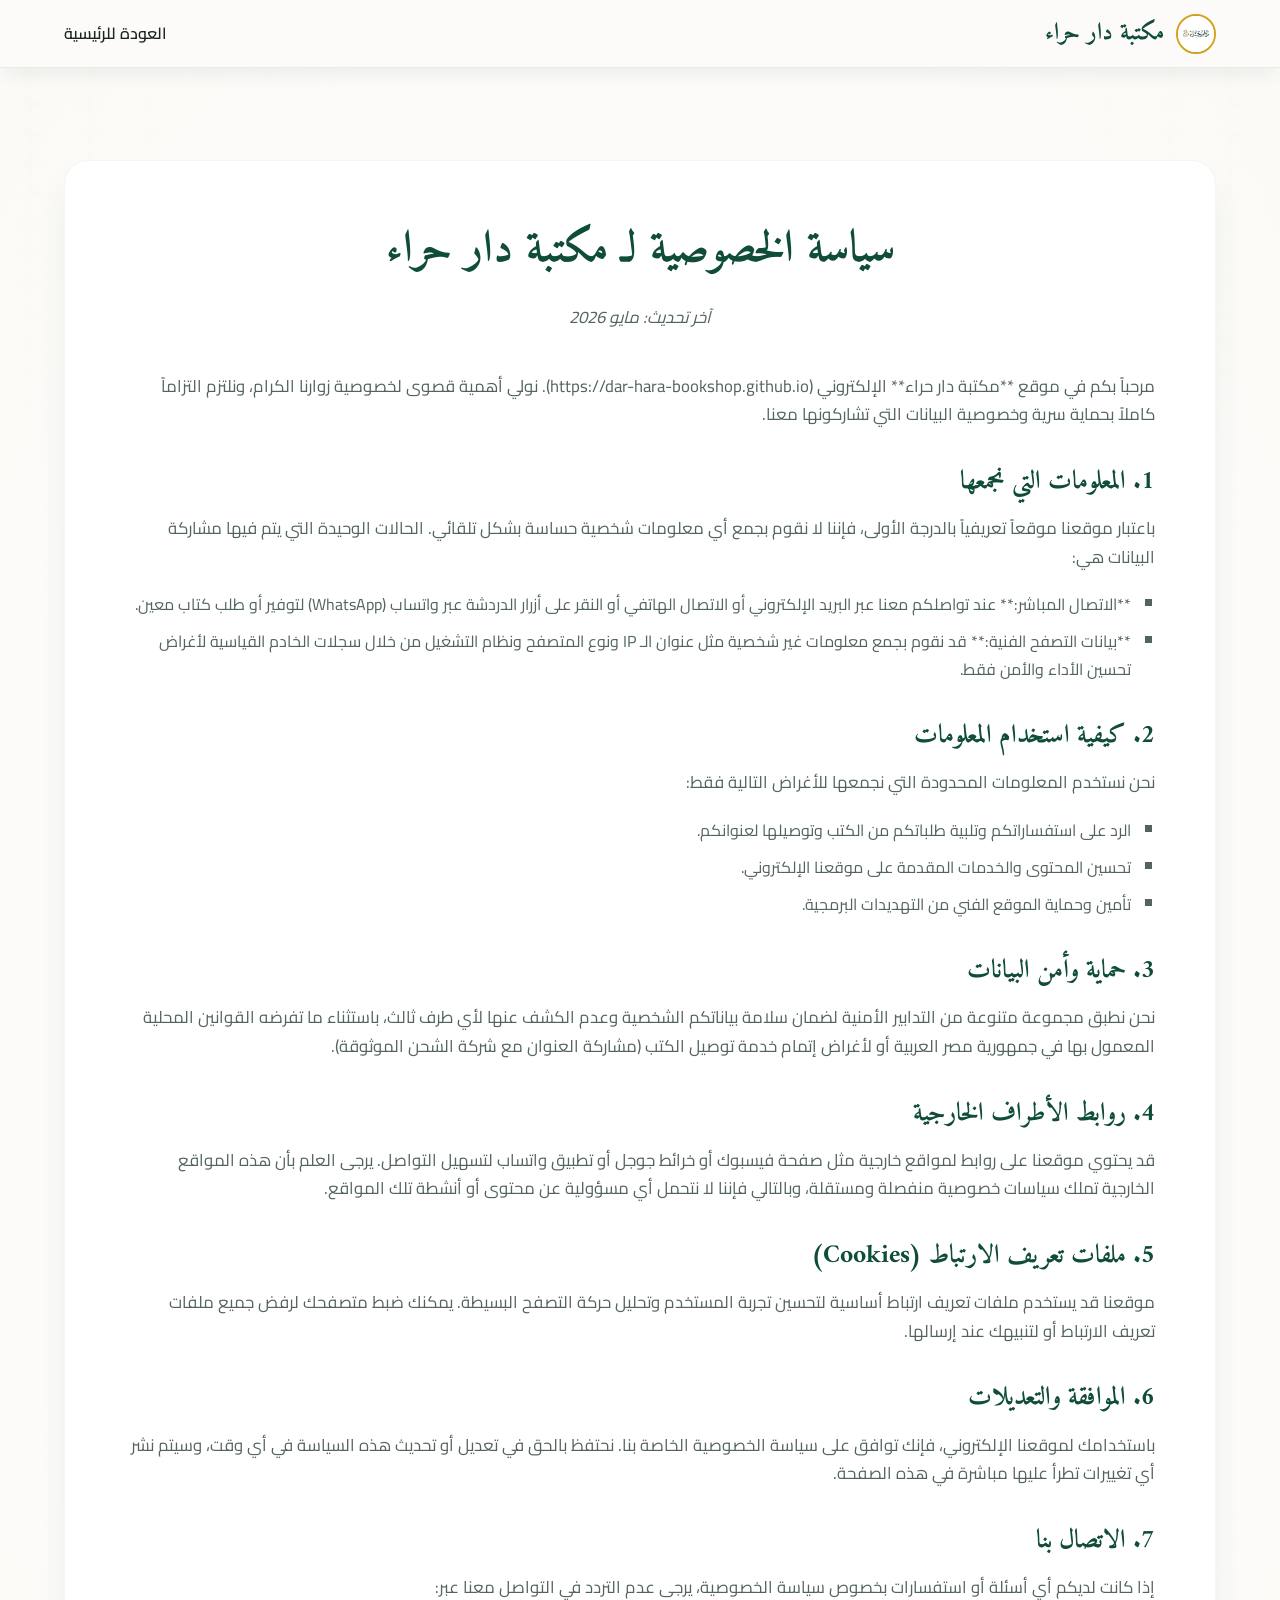
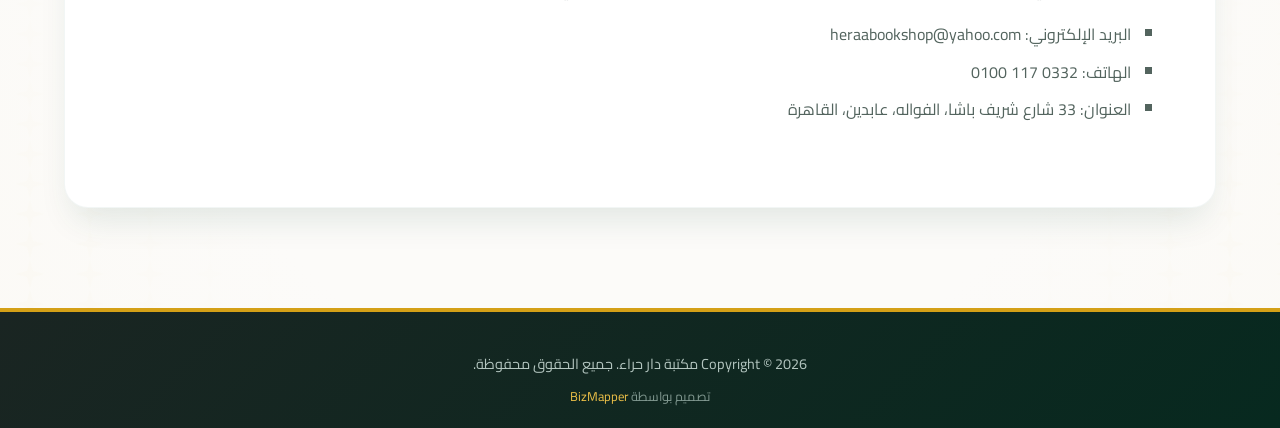
<file: privacy-policy.html>
<!DOCTYPE html>
<html lang="ar" dir="rtl">

<head>
  <meta charset="UTF-8">
  <meta name="viewport" content="width=device-width, initial-scale=1.0">
  <title>سياسة الخصوصية | مكتبة دار حراء</title>
  <link rel="canonical" href="https://dar-hara-bookshop.github.io/privacy-policy.html" />
  <meta name="description"
    content="سياسة الخصوصية الخاصة بموقع مكتبة دار حراء بالقاهرة - نلتزم بحماية بيانات زوارنا الكرام وضمان خصوصيتهم التامة.">
  <meta name="robots" content="noindex, follow">

  <!-- الأيقونة المفضلة -->
  <link rel="icon" type="image/svg+xml" href="favicon.svg">

  <!-- ربط ملف التنسيق الرئيسي -->
  <link rel="stylesheet" href="assets/css/style.css">
</head>

<body>

  <!-- الهيدر والنافبار -->
  <header class="header scrolled" id="main-header">
    <div class="container nav-container">
      <a href="index.html" class="logo-wrapper" aria-label="مكتبة دار حراء - الصفحة الرئيسية">
        <img src="Dar-Hara-Logo-new.jpeg" alt="شعار مكتبة دار حراء" class="logo-img" width="40" height="40">
        <span class="logo-text" style="font-size: 1.5rem;">مكتبة دار حراء</span>
      </a>
      <nav class="nav-menu" aria-label="قائمة الخصوصية">
        <a href="index.html" class="nav-link">العودة للرئيسية</a>
      </nav>
    </div>
  </header>

  <!-- محتوى سياسة الخصوصية -->
  <main class="policy-page">
    <div class="container">
      <article class="policy-card">
        <h1>سياسة الخصوصية لـ مكتبة دار حراء</h1>
        <p style="text-align: center; font-style: italic; margin-bottom: 40px;">آخر تحديث: مايو 2026</p>

        <p>مرحباً بكم في موقع **مكتبة دار حراء** الإلكتروني (https://dar-hara-bookshop.github.io). نولي أهمية قصوى
          لخصوصية زوارنا الكرام، ونلتزم التزاماً كاملاً بحماية سرية وخصوصية البيانات التي تشاركونها معنا.</p>

        <h2>1. المعلومات التي نجمعها</h2>
        <p>باعتبار موقعنا موقعاً تعريفياً بالدرجة الأولى، فإننا لا نقوم بجمع أي معلومات شخصية حساسة بشكل تلقائي. الحالات
          الوحيدة التي يتم فيها مشاركة البيانات هي:</p>
        <ul>
          <li>**الاتصال المباشر:** عند تواصلكم معنا عبر البريد الإلكتروني أو الاتصال الهاتفي أو النقر على أزرار الدردشة
            عبر واتساب (WhatsApp) لتوفير أو طلب كتاب معين.</li>
          <li>**بيانات التصفح الفنية:** قد نقوم بجمع معلومات غير شخصية مثل عنوان الـ IP ونوع المتصفح ونظام التشغيل من
            خلال سجلات الخادم القياسية لأغراض تحسين الأداء والأمن فقط.</li>
        </ul>

        <h2>2. كيفية استخدام المعلومات</h2>
        <p>نحن نستخدم المعلومات المحدودة التي نجمعها للأغراض التالية فقط:</p>
        <ul>
          <li>الرد على استفساراتكم وتلبية طلباتكم من الكتب وتوصيلها لعنوانكم.</li>
          <li>تحسين المحتوى والخدمات المقدمة على موقعنا الإلكتروني.</li>
          <li>تأمين وحماية الموقع الفني من التهديدات البرمجية.</li>
        </ul>

        <h2>3. حماية وأمن البيانات</h2>
        <p>نحن نطبق مجموعة متنوعة من التدابير الأمنية لضمان سلامة بياناتكم الشخصية وعدم الكشف عنها لأي طرف ثالث،
          باستثناء ما تفرضه القوانين المحلية المعمول بها في جمهورية مصر العربية أو لأغراض إتمام خدمة توصيل الكتب (مشاركة
          العنوان مع شركة الشحن الموثوقة).</p>

        <h2>4. روابط الأطراف الخارجية</h2>
        <p>قد يحتوي موقعنا على روابط لمواقع خارجية مثل صفحة فيسبوك أو خرائط جوجل أو تطبيق واتساب لتسهيل التواصل. يرجى
          العلم بأن هذه المواقع الخارجية تملك سياسات خصوصية منفصلة ومستقلة، وبالتالي فإننا لا نتحمل أي مسؤولية عن محتوى
          أو أنشطة تلك المواقع.</p>

        <h2>5. ملفات تعريف الارتباط (Cookies)</h2>
        <p>موقعنا قد يستخدم ملفات تعريف ارتباط أساسية لتحسين تجربة المستخدم وتحليل حركة التصفح البسيطة. يمكنك ضبط متصفحك
          لرفض جميع ملفات تعريف الارتباط أو لتنبيهك عند إرسالها.</p>

        <h2>6. الموافقة والتعديلات</h2>
        <p>باستخدامك لموقعنا الإلكتروني، فإنك توافق على سياسة الخصوصية الخاصة بنا. نحتفظ بالحق في تعديل أو تحديث هذه
          السياسة في أي وقت، وسيتم نشر أي تغييرات تطرأ عليها مباشرة في هذه الصفحة.</p>

        <h2>7. الاتصال بنا</h2>
        <p>إذا كانت لديكم أي أسئلة أو استفسارات بخصوص سياسة الخصوصية، يرجى عدم التردد في التواصل معنا عبر:</p>
        <ul>
          <li>البريد الإلكتروني: <a href="mailto:heraabookshop@yahoo.com">heraabookshop@yahoo.com</a></li>
          <li>الهاتف: <a href="tel:01001170332" dir="ltr">0100 117 0332</a></li>
          <li>العنوان: 33 شارع شريف باشا، الفواله، عابدين، القاهرة</li>
        </ul>
      </article>
    </div>
  </main>

  <!-- التذييل المبسط -->
  <footer class="footer" style="padding: 40px 0 20px;">
    <div class="container" style="text-align: center;">
      <p style="font-size: 0.9rem; color: #B4C6C0; margin-bottom: 10px;">Copyright &copy; 2026 مكتبة دار حراء. جميع
        الحقوق محفوظة.</p>
      <p style="font-size: 0.8rem; color: #819890;">تصميم بواسطة <a href="https://bizmapper.github.io" target="_blank"
          rel="noopener" style="color: var(--accent-light);">BizMapper</a></p>
    </div>
  </footer>

</body>

</html>
</file>
<file: assets/css/style.css>
/* 
   مكتبة دار حراء - نظام التصميم والتنسيق الرئيسي (Design System & Styles)
   التصميم والبرمجة بواسطة BizMapper
   نوفمبر 2026
*/

@import url('https://fonts.googleapis.com/css2?family=Amiri:ital,wght@0,400;0,700;1,400;1,700&family=Cairo:wght@300;400;500;600;700;800;900&display=swap');

/* المتغيرات الأساسية (Design Tokens) */
:root {
  /* لوحة الألوان */
  --primary-color: #0F4C3A;       /* الأخضر الزمردي للمكتبة */
  --primary-light: #166A51;
  --primary-dark: #07291F;
  --primary-glow: rgba(15, 76, 58, 0.15);
  
  --accent-color: #D4A017;        /* الذهبي الفاخر */
  --accent-light: #EBBF47;
  --accent-dark: #9E740B;
  --accent-glow: rgba(212, 160, 23, 0.2);
  
  --bg-main: #FCFBF9;             /* خلفية كريمية مريحة للعين */
  --bg-card: #FFFFFF;             /* خلفية البطاقات */
  --bg-light: #F4F6F5;            /* خلفية فاتحة بديلة */
  
  --text-main: #1D2522;           /* لون النصوص الرئيسي */
  --text-muted: #53645E;          /* لون النصوص الثانوية */
  --text-white: #FFFFFF;
  
  --success-color: #2E7D32;       /* أخضر الواتساب والنجاح */
  
  /* تدرجات الألوان الفخمة */
  --gold-gradient: linear-gradient(135deg, #FCE881 0%, #D4A017 50%, #9A6B0F 100%);
  --gold-gradient-hover: linear-gradient(135deg, #FFFFFF 0%, #EBBF47 50%, #B88B12 100%);
  --emerald-gradient: linear-gradient(135deg, #145A46 0%, #07291F 100%);
  --dark-gradient: linear-gradient(135deg, #1A2522 0%, #07291F 100%);
  
  /* الخطوط */
  --font-headings: 'Amiri', 'Traditional Arabic', serif;
  --font-body: 'Cairo', system-ui, -apple-system, sans-serif;
  
  /* التأثيرات والظلال */
  --shadow-sm: 0 4px 6px -1px rgba(15, 76, 58, 0.05);
  --shadow-md: 0 10px 20px -5px rgba(15, 76, 58, 0.08);
  --shadow-lg: 0 20px 35px -10px rgba(15, 76, 58, 0.12);
  --shadow-gold: 0 10px 20px -5px rgba(212, 160, 23, 0.3);
  
  --border-radius-sm: 8px;
  --border-radius-md: 16px;
  --border-radius-lg: 24px;
  --border-radius-full: 9999px;
  
  --transition-smooth: all 0.3s cubic-bezier(0.4, 0, 0.2, 1);
  --max-width: 1200px;
}

/* التنسيق الأساسي وإعادة التهيئة */
*, *::before, *::after {
  box-sizing: border-box;
  margin: 0;
  padding: 0;
}

html {
  scroll-behavior: smooth;
  font-size: 16px;
  -webkit-tap-highlight-color: transparent;
}

body {
  direction: rtl;
  unicode-bidi: embed;
  text-align: right;
  font-family: var(--font-body);
  background-color: var(--bg-main);
  color: var(--text-main);
  line-height: 1.7;
  overflow-x: hidden;
  /* زخرفة هندسية إسلامية خفيفة في الخلفية العام للموقع */
  background-image: 
    radial-gradient(var(--bg-main) 70%, rgba(212, 160, 23, 0.015)),
    url("data:image/svg+xml,%3Csvg xmlns='http://www.w3.org/2000/svg' width='60' height='60' viewBox='0 0 60 60'%3E%3Cpath d='M30 0 L33 11 L44 14 L33 17 L30 28 L27 17 L16 14 L27 11 Z M30 30 L33 41 L44 44 L33 47 L30 58 L27 47 L16 44 L27 41 Z' fill='%23d4a017' fill-opacity='0.02'/%3E%3C/svg%3E");
}

/* شريط التمرير المخصص */
::-webkit-scrollbar {
  width: 8px;
}
::-webkit-scrollbar-track {
  background: var(--bg-main);
}
::-webkit-scrollbar-thumb {
  background: var(--primary-light);
  border-radius: var(--border-radius-full);
}
::-webkit-scrollbar-thumb:hover {
  background: var(--accent-color);
}

/* مؤشر قراءة الصفحة العلوي */
#scroll-indicator {
  position: fixed;
  top: 0;
  right: 0;
  height: 4px;
  background: var(--gold-gradient);
  z-index: 1001;
  width: 0%;
  transition: width 0.1s ease;
}

/* العناوين والتنسيقات اللغوية */
h1, h2, h3, h4, h5, h6 {
  font-family: var(--font-headings);
  font-weight: 700;
  color: var(--primary-color);
  line-height: 1.3;
}

a {
  color: inherit;
  text-decoration: none;
  transition: var(--transition-smooth);
}

ul {
  list-style: none;
}

img {
  max-width: 100%;
  height: auto;
  display: block;
}

/* المكونات المشتركة */
.container {
  width: 100%;
  max-width: var(--max-width);
  margin: 0 auto;
  padding: 0 24px;
}

.section {
  padding: 100px 0;
  position: relative;
}

.section-header {
  text-align: center;
  max-width: 700px;
  margin: 0 auto 60px;
}

.section-subtitle {
  font-size: 1.1rem;
  color: var(--accent-dark);
  font-weight: 600;
  text-transform: uppercase;
  letter-spacing: 1px;
  margin-bottom: 12px;
  display: inline-block;
  position: relative;
  padding-bottom: 8px;
}

.section-subtitle::after {
  content: '';
  position: absolute;
  bottom: 0;
  left: 50%;
  transform: translateX(-50%);
  width: 40px;
  height: 2px;
  background: var(--accent-color);
}

.section-title {
  font-size: 2.8rem;
  font-weight: 700;
  color: var(--primary-color);
  margin-bottom: 18px;
}

.section-description {
  font-size: 1.1rem;
  color: var(--text-muted);
}

/* الأزرار الراقية */
.btn {
  display: inline-flex;
  align-items: center;
  justify-content: center;
  padding: 14px 32px;
  font-family: var(--font-body);
  font-size: 1rem;
  font-weight: 600;
  border-radius: var(--border-radius-full);
  border: none;
  cursor: pointer;
  transition: var(--transition-smooth);
  gap: 10px;
  box-shadow: var(--shadow-sm);
  position: relative;
  overflow: hidden;
  z-index: 1;
}

.btn-primary {
  background: var(--gold-gradient);
  color: var(--primary-dark);
  box-shadow: var(--shadow-gold);
}

.btn-primary:hover {
  background: var(--gold-gradient-hover);
  transform: translateY(-3px);
  box-shadow: 0 15px 30px -5px rgba(212, 160, 23, 0.45);
}

.btn-secondary {
  background: transparent;
  color: var(--primary-color);
  border: 2px solid var(--primary-color);
}

.btn-secondary:hover {
  background: var(--primary-color);
  color: var(--text-white);
  transform: translateY(-3px);
  box-shadow: 0 10px 20px -5px rgba(15, 76, 58, 0.2);
}

.btn-whatsapp {
  background: var(--success-color);
  color: var(--text-white);
  box-shadow: 0 8px 20px -5px rgba(46, 125, 50, 0.3);
}

.btn-whatsapp:hover {
  background: #256f29;
  transform: translateY(-3px);
  box-shadow: 0 12px 25px -5px rgba(46, 125, 50, 0.45);
}

/* الهيدر والنافبار اللاصق */
.header {
  position: fixed;
  top: 0;
  left: 0;
  width: 100%;
  z-index: 1000;
  transition: var(--transition-smooth);
  background: transparent;
  padding: 20px 0;
}

.header.scrolled {
  background: rgba(252, 251, 249, 0.95);
  backdrop-filter: blur(10px);
  box-shadow: var(--shadow-md);
  padding: 12px 0;
  border-bottom: 1px solid rgba(15, 76, 58, 0.08);
}

.nav-container {
  display: flex;
  align-items: center;
  justify-content: space-between;
}

.logo-wrapper {
  display: flex;
  align-items: center;
  gap: 12px;
}

.logo-img {
  width: 48px;
  height: 48px;
  object-fit: contain;
  border-radius: var(--border-radius-full);
  border: 2px solid var(--accent-color);
  background-color: #FFFFFF;
  transition: var(--transition-smooth);
}

.header.scrolled .logo-img {
  width: 40px;
  height: 40px;
}

.logo-text {
  font-family: var(--font-headings);
  font-size: 1.8rem;
  font-weight: 700;
  color: var(--text-white);
  transition: var(--transition-smooth);
}

.header.scrolled .logo-text {
  font-size: 1.5rem;
  color: var(--primary-color);
}

/* قائمة التنقل لسطح المكتب */
.nav-menu {
  display: flex;
  align-items: center;
  gap: 32px;
}

.nav-link {
  font-size: 1rem;
  font-weight: 600;
  color: rgba(255, 255, 255, 0.85);
  position: relative;
  padding: 8px 0;
}

.nav-link:hover, .nav-link.active {
  color: var(--accent-color);
}

.header.scrolled .nav-link {
  color: var(--text-main);
}

.header.scrolled .nav-link:hover, .header.scrolled .nav-link.active {
  color: var(--primary-color);
}

.nav-link::after {
  content: '';
  position: absolute;
  bottom: 0;
  left: 0;
  width: 0;
  height: 2px;
  background: var(--accent-color);
  transition: var(--transition-smooth);
}

.nav-link:hover::after, .nav-link.active::after {
  width: 100%;
}

/* زر همبرغر للموبايل */
.mobile-toggle {
  display: none;
  background: transparent;
  border: none;
  cursor: pointer;
  width: 40px;
  height: 40px;
  position: relative;
  z-index: 1002;
}

.mobile-toggle span {
  display: block;
  width: 24px;
  height: 2px;
  background: var(--text-white);
  position: absolute;
  left: 8px;
  transition: var(--transition-smooth);
}

.header.scrolled .mobile-toggle span {
  background: var(--primary-color);
}

.mobile-toggle span:nth-child(1) { top: 14px; }
.mobile-toggle span:nth-child(2) { top: 20px; }
.mobile-toggle span:nth-child(3) { top: 26px; }

.mobile-toggle.active span:nth-child(1) {
  transform: translateY(6px) rotate(45deg);
  background: var(--accent-color);
}
.mobile-toggle.active span:nth-child(2) {
  opacity: 0;
}
.mobile-toggle.active span:nth-child(3) {
  transform: translateY(-6px) rotate(-45deg);
  background: var(--accent-color);
}

/* قسم الواجهة الرئيسية (Hero) */
.hero {
  min-height: 100vh;
  display: flex;
  align-items: center;
  position: relative;
  background: var(--dark-gradient);
  color: var(--text-white);
  padding: 140px 0 100px;
  overflow: hidden;
}

/* تأثير الإضاءة الذهبية الناعمة وزخارف الخلفية للبطل */
.hero::before {
  content: '';
  position: absolute;
  top: 50%;
  left: 50%;
  transform: translate(-50%, -50%);
  width: 600px;
  height: 600px;
  background: radial-gradient(circle, rgba(212, 160, 23, 0.15) 0%, transparent 70%);
  z-index: 0;
  pointer-events: none;
}

.hero::after {
  content: '';
  position: absolute;
  top: 0;
  left: 0;
  width: 100%;
  height: 100%;
  background-image: url("data:image/svg+xml,%3Csvg xmlns='http://www.w3.org/2000/svg' width='100' height='100' viewBox='0 0 100 100'%3E%3Cpath d='M50 0 L55 35 L90 50 L55 65 L50 100 L45 65 L10 50 L45 35 Z' fill='%23d4a017' fill-opacity='0.015'/%3E%3C/svg%3E");
  z-index: 0;
  pointer-events: none;
}

.hero-grid {
  display: grid;
  grid-template-columns: 1.2fr 0.8fr;
  gap: 48px;
  align-items: center;
  position: relative;
  z-index: 1;
}

.hero-content {
  max-width: 700px;
}

.hero-badge {
  display: inline-flex;
  align-items: center;
  gap: 8px;
  background: rgba(212, 160, 23, 0.15);
  border: 1px solid rgba(212, 160, 23, 0.3);
  padding: 8px 18px;
  border-radius: var(--border-radius-full);
  font-size: 0.95rem;
  font-weight: 600;
  color: var(--accent-light);
  margin-bottom: 24px;
  backdrop-filter: blur(5px);
}

.hero-title {
  font-size: 4rem;
  line-height: 1.2;
  margin-bottom: 20px;
  color: var(--text-white);
  text-shadow: 0 2px 10px rgba(0, 0, 0, 0.3);
}

.hero-title span {
  background: var(--gold-gradient);
  -webkit-background-clip: text;
  -webkit-text-fill-color: transparent;
}

.hero-tagline {
  font-size: 1.35rem;
  color: #B4C6C0;
  margin-bottom: 40px;
  font-weight: 300;
}

.hero-actions {
  display: flex;
  gap: 20px;
  flex-wrap: wrap;
}

.hero-btn-secondary {
  color: var(--text-white);
  border-color: rgba(255, 255, 255, 0.3);
}

.hero-btn-secondary:hover {
  border-color: var(--accent-color);
  background: rgba(212, 160, 23, 0.1);
}

.hero-image-container {
  display: flex;
  justify-content: center;
  align-items: center;
  position: relative;
}

/* إطار شعار المكتبة الفخم المتوهج بالذهبي */
.logo-frame {
  position: relative;
  width: 320px;
  height: 320px;
  border-radius: var(--border-radius-full);
  padding: 12px;
  background: linear-gradient(135deg, rgba(212,160,23,0.3) 0%, rgba(15,76,58,0.4) 100%);
  box-shadow: var(--shadow-lg), 0 0 50px rgba(212, 160, 23, 0.15);
  animation: floatLogo 6s ease-in-out infinite;
}

.logo-frame::before {
  content: '';
  position: absolute;
  inset: 0;
  border-radius: var(--border-radius-full);
  padding: 2px;
  background: var(--gold-gradient);
  -webkit-mask: linear-gradient(#fff 0 0) content-box, linear-gradient(#fff 0 0);
  -webkit-mask-composite: xor;
  mask-composite: exclude;
  pointer-events: none;
}

.hero-logo-img {
  width: 100%;
  height: 100%;
  object-fit: contain;
  border-radius: var(--border-radius-full);
  border: 4px solid var(--primary-dark);
  background-color: #FFFFFF;
}

@keyframes floatLogo {
  0% { transform: translateY(0px) rotate(0deg); }
  50% { transform: translateY(-15px) rotate(2deg); }
  100% { transform: translateY(0px) rotate(0deg); }
}

/* قسم من نحن (About) */
.about {
  background: var(--bg-card);
  border-bottom: 1px solid var(--border-color);
}

.about-grid {
  display: grid;
  grid-template-columns: 1fr 1fr;
  gap: 60px;
  align-items: center;
}

.about-card {
  position: relative;
  background: var(--bg-main);
  border-radius: var(--border-radius-lg);
  padding: 40px;
  border: 1px solid rgba(15, 76, 58, 0.05);
  box-shadow: var(--shadow-md);
  overflow: hidden;
}

.about-card::before {
  content: '';
  position: absolute;
  top: 0;
  right: 0;
  width: 6px;
  height: 100%;
  background: var(--gold-gradient);
}

.about-meta {
  display: grid;
  grid-template-columns: 1fr 1fr;
  gap: 24px;
  margin-top: 40px;
}

.meta-item {
  background: var(--bg-card);
  padding: 24px;
  border-radius: var(--border-radius-md);
  text-align: center;
  border: 1px solid rgba(15, 76, 58, 0.03);
  box-shadow: var(--shadow-sm);
  transition: var(--transition-smooth);
}

.meta-item:hover {
  transform: translateY(-5px);
  box-shadow: var(--shadow-md);
  border-color: rgba(212, 160, 23, 0.2);
}

.meta-val {
  font-size: 2.2rem;
  font-weight: 800;
  color: var(--primary-color);
  font-family: var(--font-headings);
  display: block;
}

.meta-lbl {
  font-size: 0.95rem;
  color: var(--text-muted);
  font-weight: 600;
  margin-top: 6px;
}

/* نجمة التقييمات وعرض الـ 4.7+ */
.rating-wrapper {
  display: flex;
  align-items: center;
  gap: 6px;
  justify-content: center;
  margin-top: 8px;
}

.star-icon {
  color: var(--accent-color);
  font-size: 1.1rem;
}

.about-content-text p {
  color: var(--text-muted);
  margin-bottom: 24px;
  font-size: 1.1rem;
}

/* قسم الكتب المميزة (Featured Books) */
.books {
  background: var(--bg-main);
}

.books-filter {
  display: flex;
  justify-content: center;
  flex-wrap: wrap;
  gap: 12px;
  margin-bottom: 48px;
}

.filter-btn {
  background: var(--bg-card);
  color: var(--text-main);
  border: 1px solid var(--border-color);
  padding: 10px 24px;
  border-radius: var(--border-radius-full);
  font-family: var(--font-body);
  font-size: 0.95rem;
  font-weight: 600;
  cursor: pointer;
  transition: var(--transition-smooth);
}

.filter-btn:hover {
  border-color: var(--accent-color);
  color: var(--primary-color);
  background: rgba(212, 160, 23, 0.05);
}

.filter-btn.active {
  background: var(--primary-color);
  color: var(--text-white);
  border-color: var(--primary-color);
  box-shadow: 0 8px 15px -5px rgba(15, 76, 58, 0.3);
}

.books-grid {
  display: grid;
  grid-template-columns: repeat(auto-fill, minmax(260px, 1fr));
  gap: 30px;
}

/* كارت الكتاب الفاخر */
.book-card {
  background: var(--bg-card);
  border-radius: var(--border-radius-md);
  overflow: hidden;
  box-shadow: var(--shadow-sm);
  border: 1px solid rgba(15, 76, 58, 0.04);
  transition: var(--transition-smooth);
  display: flex;
  flex-direction: column;
  height: 100%;
}

.book-card:hover {
  transform: translateY(-8px);
  box-shadow: var(--shadow-lg);
  border-color: rgba(212, 160, 23, 0.15);
}

.book-cover-container {
  height: 280px;
  background: var(--bg-light);
  display: flex;
  justify-content: center;
  align-items: center;
  position: relative;
  overflow: hidden;
  border-bottom: 1px solid rgba(15, 76, 58, 0.04);
}

/* محاكاة الغلاف الروحي الفني ثلاثي الأبعاد في حال عدم توافر صور */
.book-cover-mock {
  width: 170px;
  height: 230px;
  background: var(--emerald-gradient);
  border-radius: 4px 12px 12px 4px;
  box-shadow: -5px 10px 20px rgba(0, 0, 0, 0.2);
  display: flex;
  flex-direction: column;
  justify-content: space-between;
  padding: 20px;
  color: var(--text-white);
  position: relative;
  border-left: 5px solid rgba(212, 160, 23, 0.4);
}

.book-cover-mock::after {
  content: '';
  position: absolute;
  top: 0;
  right: 15px;
  width: 1px;
  height: 100%;
  background: rgba(255, 255, 255, 0.08);
}

.book-cover-mock.theme-gold {
  background: linear-gradient(135deg, #A77A14 0%, #684803 100%);
  border-left-color: rgba(255,255,255,0.4);
}

.book-cover-mock.theme-blue {
  background: linear-gradient(135deg, #1A4D62 0%, #0F2A36 100%);
}

.book-cover-mock.theme-red {
  background: linear-gradient(135deg, #8C2224 0%, #4D0E10 100%);
}

.mock-logo {
  font-family: var(--font-headings);
  font-size: 0.8rem;
  color: var(--accent-light);
  border-bottom: 1px solid rgba(212, 160, 23, 0.3);
  padding-bottom: 4px;
}

.mock-title {
  font-family: var(--font-headings);
  font-size: 1.15rem;
  text-align: center;
  font-weight: 700;
  line-height: 1.4;
  margin: auto 0;
}

.mock-author {
  font-size: 0.75rem;
  color: rgba(255,255,255,0.7);
  text-align: center;
}

.book-badge {
  position: absolute;
  top: 15px;
  right: 15px;
  background: rgba(15, 76, 58, 0.85);
  color: var(--text-white);
  padding: 4px 12px;
  border-radius: var(--border-radius-full);
  font-size: 0.75rem;
  font-weight: 600;
  backdrop-filter: blur(4px);
  border: 1px solid rgba(212, 160, 23, 0.2);
  z-index: 10;
}

.book-details {
  padding: 24px;
  display: flex;
  flex-direction: column;
  flex-grow: 1;
}

.book-category {
  font-size: 0.8rem;
  font-weight: 600;
  color: var(--accent-dark);
  text-transform: uppercase;
  margin-bottom: 6px;
}

.book-title {
  font-size: 1.25rem;
  font-weight: 700;
  color: var(--primary-color);
  margin-bottom: 8px;
  display: -webkit-box;
  -webkit-line-clamp: 1;
  -webkit-box-orient: vertical;
  overflow: hidden;
}

.book-author-text {
  font-size: 0.9rem;
  color: var(--text-muted);
  margin-bottom: 16px;
}

.book-price-row {
  display: flex;
  align-items: center;
  justify-content: space-between;
  margin-top: auto;
  padding-top: 16px;
  border-top: 1px solid var(--border-color);
}

.book-availability {
  font-size: 0.85rem;
  color: var(--success-color);
  font-weight: 600;
  display: flex;
  align-items: center;
  gap: 5px;
}

.book-availability::before {
  content: '';
  width: 8px;
  height: 8px;
  background-color: var(--success-color);
  border-radius: 50%;
  display: inline-block;
}

.book-action-btn {
  background: var(--bg-light);
  color: var(--primary-color);
  width: 40px;
  height: 40px;
  border-radius: var(--border-radius-full);
  display: flex;
  align-items: center;
  justify-content: center;
  transition: var(--transition-smooth);
  border: none;
  cursor: pointer;
}

.book-card:hover .book-action-btn {
  background: var(--primary-color);
  color: var(--text-white);
}

/* قسم الخدمات (Services) */
.services {
  background: var(--bg-card);
  position: relative;
  border-top: 1px solid var(--border-color);
  border-bottom: 1px solid var(--border-color);
}

.services-grid {
  display: grid;
  grid-template-columns: repeat(3, 1fr);
  gap: 30px;
}

.service-card {
  background: var(--bg-main);
  padding: 48px 36px;
  border-radius: var(--border-radius-lg);
  border: 1px solid rgba(15, 76, 58, 0.03);
  box-shadow: var(--shadow-sm);
  transition: var(--transition-smooth);
  text-align: center;
  position: relative;
  overflow: hidden;
}

.service-card::after {
  content: '';
  position: absolute;
  bottom: 0;
  left: 0;
  width: 100%;
  height: 4px;
  background: transparent;
  transition: var(--transition-smooth);
}

.service-card:hover {
  transform: translateY(-8px);
  box-shadow: var(--shadow-lg);
  border-color: rgba(212, 160, 23, 0.15);
}

.service-card:hover::after {
  background: var(--gold-gradient);
}

.service-icon-wrapper {
  width: 80px;
  height: 80px;
  border-radius: 24px;
  background: rgba(15, 76, 58, 0.05);
  display: flex;
  align-items: center;
  justify-content: center;
  margin: 0 auto 28px;
  color: var(--primary-color);
  font-size: 2rem;
  transition: var(--transition-smooth);
}

.service-card:hover .service-icon-wrapper {
  background: var(--primary-color);
  color: var(--accent-light);
  transform: rotateY(180deg);
}

.service-title {
  font-size: 1.45rem;
  font-weight: 700;
  margin-bottom: 14px;
}

.service-text {
  font-size: 0.95rem;
  color: var(--text-muted);
}

/* طرق الدفع في بطاقة الدفع المالي */
.payment-methods {
  display: flex;
  justify-content: center;
  gap: 12px;
  margin-top: 20px;
  flex-wrap: wrap;
}

.payment-badge {
  background: var(--bg-card);
  border: 1px solid var(--border-color);
  border-radius: var(--border-radius-sm);
  padding: 4px 12px;
  font-size: 0.8rem;
  font-weight: 700;
  color: var(--primary-color);
}

/* قسم الاتصال (Contact) */
.contact {
  background: var(--bg-main);
}

.contact-grid {
  display: grid;
  grid-template-columns: 0.9fr 1.1fr;
  gap: 48px;
  align-items: stretch;
}

.contact-info-panel {
  background: var(--bg-card);
  border-radius: var(--border-radius-lg);
  padding: 40px;
  border: 1px solid rgba(15, 76, 58, 0.04);
  box-shadow: var(--shadow-md);
  display: flex;
  flex-direction: column;
  justify-content: space-between;
}

.contact-list {
  display: flex;
  flex-direction: column;
  gap: 32px;
  margin-bottom: 40px;
}

.contact-item {
  display: flex;
  align-items: flex-start;
  gap: 20px;
}

.contact-icon {
  width: 50px;
  height: 50px;
  border-radius: 12px;
  background: rgba(212, 160, 23, 0.08);
  color: var(--accent-dark);
  display: flex;
  align-items: center;
  justify-content: center;
  font-size: 1.25rem;
  flex-shrink: 0;
}

.contact-details-text h4 {
  font-size: 1.1rem;
  font-family: var(--font-body);
  font-weight: 700;
  margin-bottom: 6px;
}

.contact-details-text p, .contact-details-text a {
  font-size: 0.95rem;
  color: var(--text-muted);
}

.contact-details-text a:hover {
  color: var(--primary-color);
}

.social-links {
  display: flex;
  gap: 16px;
  border-top: 1px solid var(--border-color);
  padding-top: 30px;
}

.social-btn {
  width: 48px;
  height: 48px;
  border-radius: var(--border-radius-full);
  display: flex;
  align-items: center;
  justify-content: center;
  color: var(--primary-color);
  border: 1.5px solid var(--border-color);
  font-size: 1.2rem;
  transition: var(--transition-smooth);
}

.social-btn:hover {
  background: var(--primary-color);
  color: var(--text-white);
  border-color: var(--primary-color);
  transform: scale(1.1);
}

/* بطاقة الخريطة التفاعلية الفخمة وعالية الأداء */
.map-card {
  position: relative;
  background: var(--bg-card);
  border-radius: var(--border-radius-lg);
  border: 1px solid rgba(15, 76, 58, 0.04);
  box-shadow: var(--shadow-md);
  overflow: hidden;
  display: flex;
  flex-direction: column;
  height: 100%;
  min-height: 400px;
}

.map-placeholder {
  position: relative;
  flex-grow: 1;
  background: #EAE6DF;
  /* زخرفة هندسية تعطي إحساس الخريطة الصامتة */
  background-image: 
    linear-gradient(rgba(212, 160, 23, 0.08) 1px, transparent 1px),
    linear-gradient(90deg, rgba(212, 160, 23, 0.08) 1px, transparent 1px);
  background-size: 30px 30px;
  display: flex;
  flex-direction: column;
  justify-content: center;
  align-items: center;
  padding: 40px;
  text-align: center;
  overflow: hidden;
}

.map-placeholder::before {
  content: '';
  position: absolute;
  width: 250px;
  height: 250px;
  background: radial-gradient(circle, rgba(15, 76, 58, 0.1) 0%, transparent 70%);
  z-index: 0;
}

.map-graphic {
  position: relative;
  z-index: 1;
  width: 100px;
  height: 100px;
  border-radius: var(--border-radius-full);
  background: var(--primary-color);
  color: var(--accent-light);
  display: flex;
  align-items: center;
  justify-content: center;
  font-size: 2.5rem;
  box-shadow: var(--shadow-lg), 0 0 30px rgba(15,76,58,0.2);
  margin-bottom: 24px;
  animation: mapPinPulse 2s infinite;
}

@keyframes mapPinPulse {
  0% { transform: scale(1); box-shadow: 0 0 0 0 rgba(15, 76, 58, 0.4); }
  70% { transform: scale(1.05); box-shadow: 0 0 0 20px rgba(15, 76, 58, 0); }
  100% { transform: scale(1); box-shadow: 0 0 0 0 rgba(15, 76, 58, 0); }
}

.map-placeholder-title {
  position: relative;
  z-index: 1;
  font-size: 1.6rem;
  font-weight: 700;
  color: var(--primary-color);
  margin-bottom: 10px;
}

.map-placeholder-desc {
  position: relative;
  z-index: 1;
  font-size: 0.95rem;
  color: var(--text-muted);
  max-width: 320px;
  margin-bottom: 30px;
}

.map-overlay-btn {
  position: relative;
  z-index: 1;
  box-shadow: var(--shadow-gold);
}

.map-footer-text {
  padding: 20px 30px;
  background: var(--bg-light);
  border-top: 1px solid var(--border-color);
  display: flex;
  align-items: center;
  justify-content: space-between;
  gap: 16px;
}

.map-address-small {
  font-size: 0.85rem;
  color: var(--text-muted);
  font-weight: 600;
}

/* التذييل (Footer) */
.footer {
  background: var(--dark-gradient);
  color: #B4C6C0;
  padding: 80px 0 30px;
  border-top: 4px solid var(--accent-color);
  position: relative;
}

.footer-grid {
  display: grid;
  grid-template-columns: 1.2fr 0.8fr 1fr;
  gap: 60px;
  margin-bottom: 60px;
}

.footer-logo-wrapper {
  margin-bottom: 20px;
}

.footer-logo-text {
  font-family: var(--font-headings);
  font-size: 2.2rem;
  color: var(--text-white);
  font-weight: 700;
}

.footer-logo-text span {
  color: var(--accent-color);
}

.footer-desc {
  font-size: 0.95rem;
  line-height: 1.8;
  margin-bottom: 24px;
}

.footer-title {
  color: var(--text-white);
  font-size: 1.4rem;
  font-weight: 700;
  margin-bottom: 24px;
  position: relative;
  padding-bottom: 8px;
}

.footer-title::after {
  content: '';
  position: absolute;
  bottom: 0;
  right: 0;
  width: 30px;
  height: 2px;
  background: var(--accent-color);
}

.footer-links {
  display: flex;
  flex-direction: column;
  gap: 14px;
}

.footer-link {
  font-size: 0.95rem;
  display: flex;
  align-items: center;
  gap: 8px;
}

.footer-link::before {
  content: '←';
  color: var(--accent-color);
  transition: var(--transition-smooth);
}

.footer-link:hover {
  color: var(--text-white);
  transform: translateX(-4px);
}

.footer-social-wrapper h4 {
  color: var(--text-white);
  margin-bottom: 16px;
  font-size: 1rem;
}

.footer-social-links {
  display: flex;
  gap: 12px;
}

.footer-social-btn {
  width: 44px;
  height: 44px;
  border-radius: var(--border-radius-full);
  background: rgba(255,255,255,0.05);
  border: 1px solid rgba(255,255,255,0.1);
  color: #B4C6C0;
  display: flex;
  align-items: center;
  justify-content: center;
  font-size: 1.1rem;
  transition: var(--transition-smooth);
}

.footer-social-btn:hover {
  background: var(--accent-color);
  color: var(--primary-dark);
  transform: translateY(-3px);
  border-color: var(--accent-color);
}

/* حقوق الملكية وتوقيع BizMapper */
.footer-bottom {
  border-top: 1px solid rgba(255, 255, 255, 0.08);
  padding-top: 30px;
  display: flex;
  justify-content: space-between;
  align-items: center;
  flex-wrap: wrap;
  gap: 20px;
  font-size: 0.85rem;
}

.developer-signature a {
  color: var(--accent-light);
  font-weight: 700;
}

.developer-signature a:hover {
  color: var(--text-white);
  text-decoration: underline;
}

/* صفحة سياسة الخصوصية المنفصلة */
.policy-page {
  padding-top: 160px;
  padding-bottom: 100px;
}

.policy-card {
  background: var(--bg-card);
  border-radius: var(--border-radius-lg);
  padding: 60px;
  border: 1px solid rgba(15, 76, 58, 0.05);
  box-shadow: var(--shadow-lg);
}

.policy-card h1 {
  font-size: 2.8rem;
  margin-bottom: 24px;
  color: var(--primary-color);
  text-align: center;
}

.policy-card h2 {
  font-size: 1.6rem;
  margin-top: 36px;
  margin-bottom: 16px;
  color: var(--primary-color);
}

.policy-card p {
  color: var(--text-muted);
  font-size: 1.05rem;
  margin-bottom: 20px;
}

.policy-card ul {
  list-style: square;
  margin-right: 24px;
  margin-bottom: 24px;
  color: var(--text-muted);
}

.policy-card li {
  margin-bottom: 10px;
}

/* قائمة الموبايل المنبثقة (Overlay Menu) */
.mobile-nav-overlay {
  position: fixed;
  inset: 0;
  background: var(--dark-gradient);
  z-index: 999;
  display: flex;
  flex-direction: column;
  justify-content: center;
  align-items: center;
  padding: 40px;
  opacity: 0;
  visibility: hidden;
  transition: var(--transition-smooth);
}

.mobile-nav-overlay.active {
  opacity: 0.98;
  visibility: visible;
}

.mobile-nav-menu {
  display: flex;
  flex-direction: column;
  align-items: center;
  gap: 28px;
}

.mobile-nav-link {
  font-family: var(--font-headings);
  font-size: 2rem;
  color: rgba(255, 255, 255, 0.85);
  font-weight: 700;
}

.mobile-nav-link:hover, .mobile-nav-link.active {
  color: var(--accent-light);
  transform: scale(1.05);
}

/* التجاوب واستعلامات الوسائط (Media Queries) */
@media (max-width: 1024px) {
  .hero-title {
    font-size: 3.2rem;
  }
  .about-grid, .contact-grid {
    grid-template-columns: 1fr;
    gap: 40px;
  }
  .about-card {
    order: 2;
  }
  .services-grid {
    grid-template-columns: repeat(2, 1fr);
  }
  .footer-grid {
    grid-template-columns: 1fr 1fr;
  }
}

@media (max-width: 768px) {
  .section {
    padding: 70px 0;
  }
  .section-title {
    font-size: 2.2rem;
  }
  .hero {
    padding-top: 120px;
  }
  .hero-grid {
    grid-template-columns: 1fr;
    gap: 40px;
    text-align: center;
  }
  .hero-content {
    display: flex;
    flex-direction: column;
    align-items: center;
  }
  .hero-actions {
    justify-content: center;
  }
  .logo-frame {
    width: 250px;
    height: 250px;
  }
  .nav-menu {
    display: none;
  }
  .mobile-toggle {
    display: block;
  }
  .services-grid {
    grid-template-columns: 1fr;
  }
  .footer-grid {
    grid-template-columns: 1fr;
    gap: 40px;
  }
  .footer-bottom {
    flex-direction: column;
    text-align: center;
  }
  .policy-card {
    padding: 30px 20px;
  }
  .policy-card h1 {
    font-size: 2rem;
  }
}

@media (max-width: 480px) {
  .hero-title {
    font-size: 2.6rem;
  }
  .hero-tagline {
    font-size: 1.15rem;
  }
  .about-meta {
    grid-template-columns: 1fr;
  }
  .btn {
    width: 100%;
  }
}
</file>
